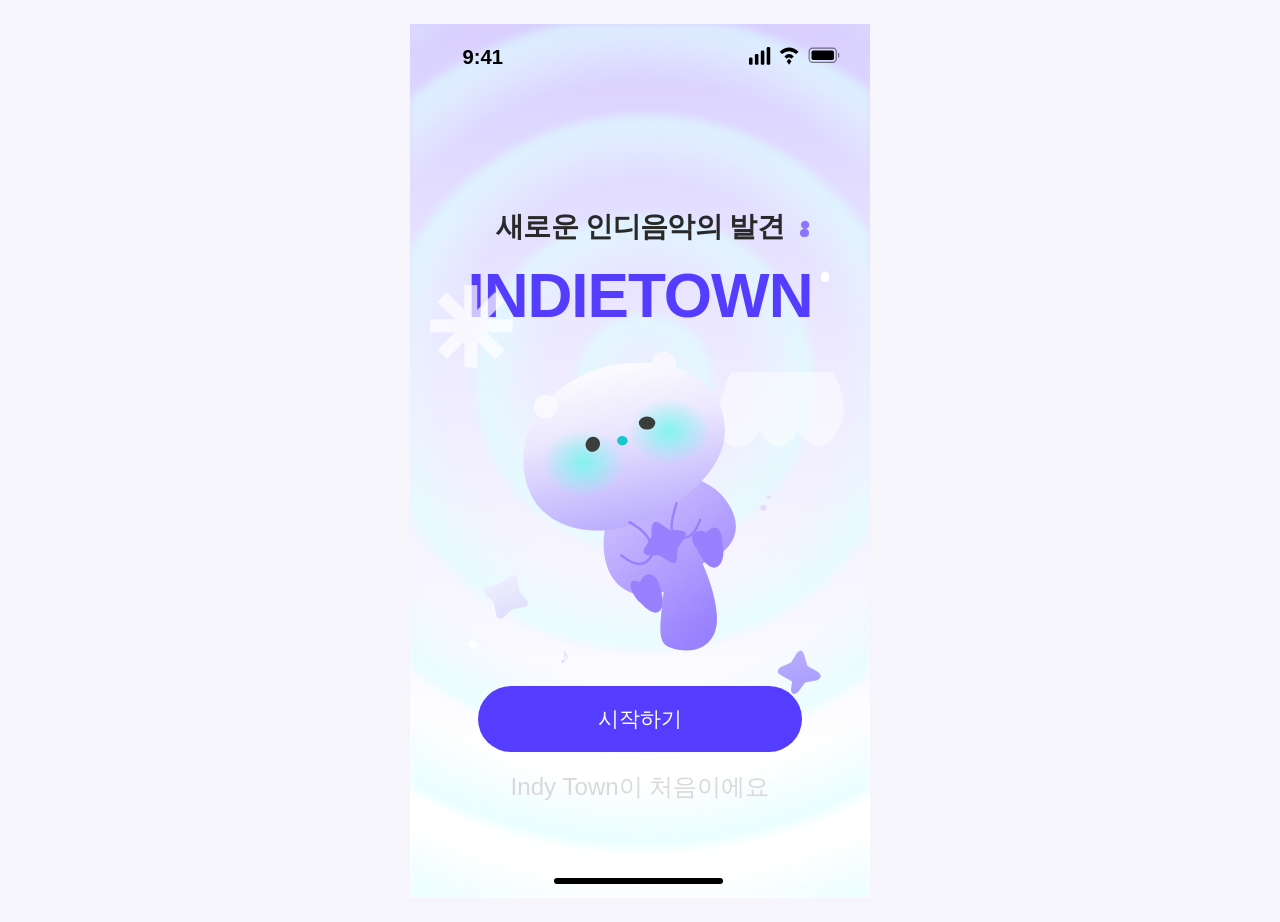
<file: index.html>
<!doctype html>
<html lang="ko">
<head>
  <meta charset="utf-8">
  <meta name="viewport" content="width=device-width, initial-scale=1, viewport-fit=cover">
  <meta name="theme-color" content="#ddd7ff">
  <title>INDIETOWN — 새로운 인디음악의 발견</title>
  <link rel="stylesheet" href="styles.css">
</head>
<body>
<main class="phone home-phone" aria-label="인디타운 시작 화면">
  <div class="rings" aria-hidden="true"></div>
  <header class="status" aria-hidden="true">
    <span>9:41</span>
    <svg width="78" height="17" viewBox="0 0 78 17" fill="currentColor"><rect x="0" y="9" width="3" height="6" rx="1"/><rect x="5" y="6" width="3" height="9" rx="1"/><rect x="10" y="3" width="3" height="12" rx="1"/><rect x="15" y="0" width="3" height="15" rx="1"/><path d="M26 4q8-7 16 0l-2 2q-6-5-12 0zm4 4q4-4 8 0l-2 2q-2-2-4 0zm2 4 2-2 2 2-2 3z"/><rect x="51" y="1" width="23" height="12" rx="3" fill="none" stroke="currentColor" stroke-opacity=".5"/><rect x="53" y="3" width="19" height="8" rx="1.5"/><path d="M76 5v4" stroke="currentColor" stroke-opacity=".5"/></svg>
  </header>
  <section class="heading">
    <h1>새로운 인디음악의 발견</h1>
    <p>INDIETOWN</p>
  </section>
  <svg class="art" viewBox="0 0 390 350" role="img" aria-label="별을 안고 떠 있는 보라색 인디타운 캐릭터">
    <defs>
      <linearGradient id="head" x1=".35" y1="0" x2=".6" y2="1"><stop stop-color="#fff"/><stop offset=".4" stop-color="#ece8ff"/><stop offset="1" stop-color="#b9aaff"/></linearGradient>
      <linearGradient id="body" x2=".6" y2="1"><stop stop-color="#d8ccff"/><stop offset="1" stop-color="#9981ff"/></linearGradient>
      <radialGradient id="blush"><stop stop-color="#79f8ee" stop-opacity=".9"/><stop offset="1" stop-color="#79f8ee" stop-opacity="0"/></radialGradient>
      <linearGradient id="star" x2="1" y2="1"><stop stop-color="#f2f3ff"/><stop offset="1" stop-color="#a89aff"/></linearGradient>
      <filter id="grain"><feTurbulence baseFrequency=".8" numOctaves="3" seed="7"/><feColorMatrix type="saturate" values="0"/><feComponentTransfer><feFuncA type="linear" slope=".1"/></feComponentTransfer><feComposite in2="SourceAlpha" operator="in"/><feBlend in="SourceGraphic" mode="soft-light"/></filter>
    </defs>
    <g opacity=".7" fill="#fff"><path d="M46 6h11v21l15-15 8 8-15 15h22v11H65l15 15-8 8-15-15v22H46V54L31 69l-8-8 15-15H17V35h21L23 20l8-8 15 15z"/><path d="M272 80q-17 39-7 56 16 18 31-6 17 26 33 0 18 26 33 0 13-19-3-50z" opacity=".7"/></g>
    <circle cx="335" cy="-45" r="3.5" fill="#8e75ff"/><circle cx="352" cy="-2" r="3.5" fill="white"/>
    <g filter="url(#grain)">
      <path d="M175 186c-16 27-14 62 4 76 12 9 24 8 36 4-2 24-7 43 5 47 21 8 43-1 40-29-1-14-7-31-12-42 24-9 35-26 24-47-8-16-23-23-35-27z" fill="url(#body)"/>
      <path d="M111 110c-21 28-19 67 1 87 19 19 53 22 82 10 35-14 73-43 73-78 0-38-35-58-69-57-34-1-65 12-87 38z" fill="url(#head)"/>
      <circle cx="115" cy="109" r="10" fill="#fbfaff"/><circle cx="215" cy="73" r="10.5" fill="#faf8ff"/>
      <ellipse cx="147" cy="157" rx="35" ry="29" fill="url(#blush)"/><ellipse cx="220" cy="130" rx="35" ry="28" fill="url(#blush)"/>
      <ellipse cx="155" cy="141" rx="6" ry="6.5" transform="rotate(30 155 141)" fill="#383d39"/><ellipse cx="201" cy="123" rx="7" ry="5.5" fill="#383d39"/><ellipse cx="180" cy="138" rx="4.5" ry="4" fill="#15c8cb"/>
      <path d="M186 207q21 11 19 28-8 15-26 0m47-44q-8 25-1 26 13 10 21-12" fill="none" stroke="#9780ff" stroke-width="2" stroke-linecap="round"/>
      <path d="M213 209c-8-7-9 4-8 10l-6 10c-4 8 7 6 12 6l10 6c7 4 5-7 6-12l6-9c4-7-7-6-12-6z" fill="#9980ff"/>
      <path d="M243 229c-10-11 2-18 8-13 10-11 14 1 14 10 4 19-10 31-22 3zM195 258c-13-6-8 10 0 17 17 19 22 3 18-9-3-17-13-19-18-8z" fill="#9980ff"/>
      <path d="m76 259 9-6q5-4 6 3l2 10 6 7q3 5-3 6l-10 2-7 7q-5 3-6-3l-2-10-7-7q-4-5 3-6zM324 342l-9-5q-6-3-1-7l9-4 5-8q4-5 6 1l3 10 9 5q5 4-1 7l-10 2-6 8q-5 4-6-2z" fill="url(#star)"/>
    </g>
    <g fill="#e4dcff"><path d="M302 185v8q-5-2-5 2c0 4 6 2 5-1v-7h4v-2zM128 365v8q-5-2-5 2c0 4 6 2 5-1v-7h4v-2z"/></g>
    <circle cx="53" cy="311" r="3.5" fill="#fff"/>
  </svg>
  <span class="dot dot-purple" aria-hidden="true"></span><span class="dot dot-white" aria-hidden="true"></span>
  <span class="music" aria-hidden="true">♪</span>
  <nav class="actions" aria-label="시작 메뉴">
    <a class="start-button" id="start" href="join.html">시작하기</a>
    <a class="new-user" href="join.html">Indy Town이 처음이에요</a>
  </nav>
  <div class="home-indicator" aria-hidden="true"></div>
</main>

</body>
</html>
</file>
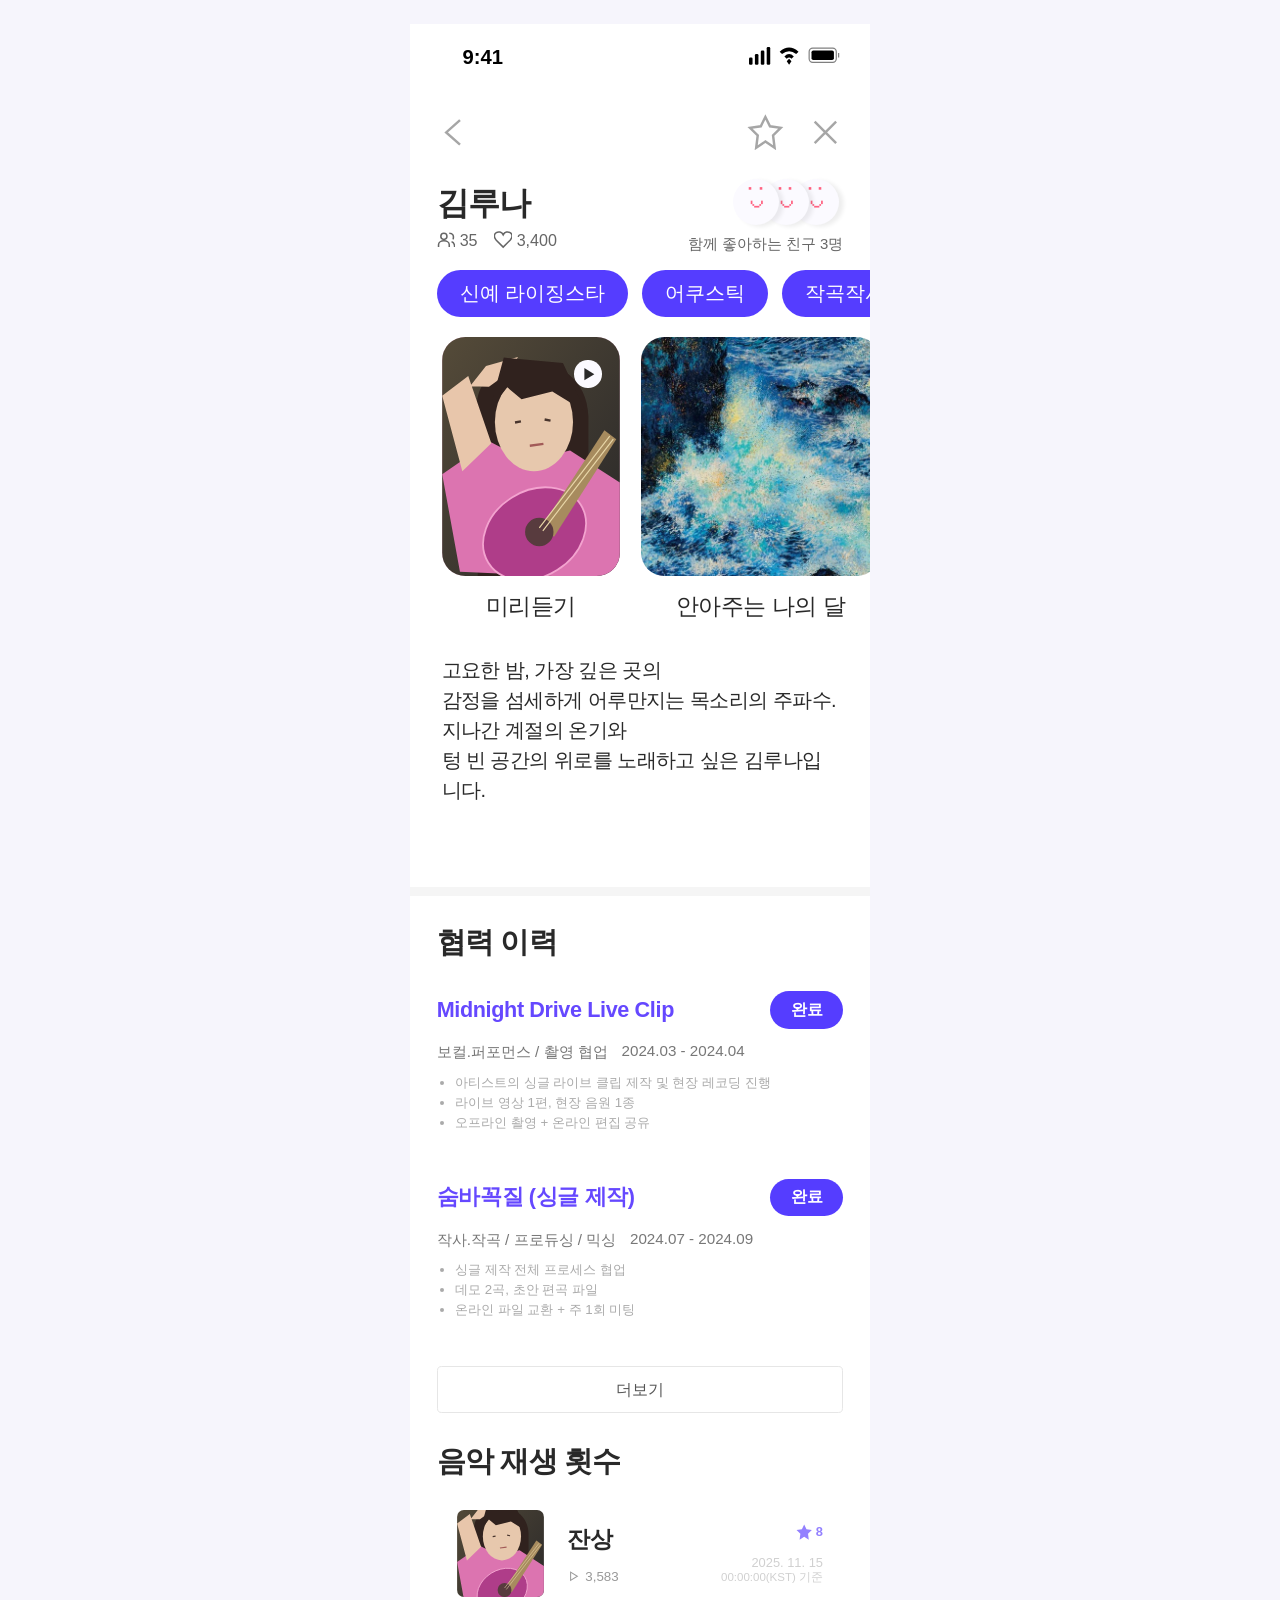
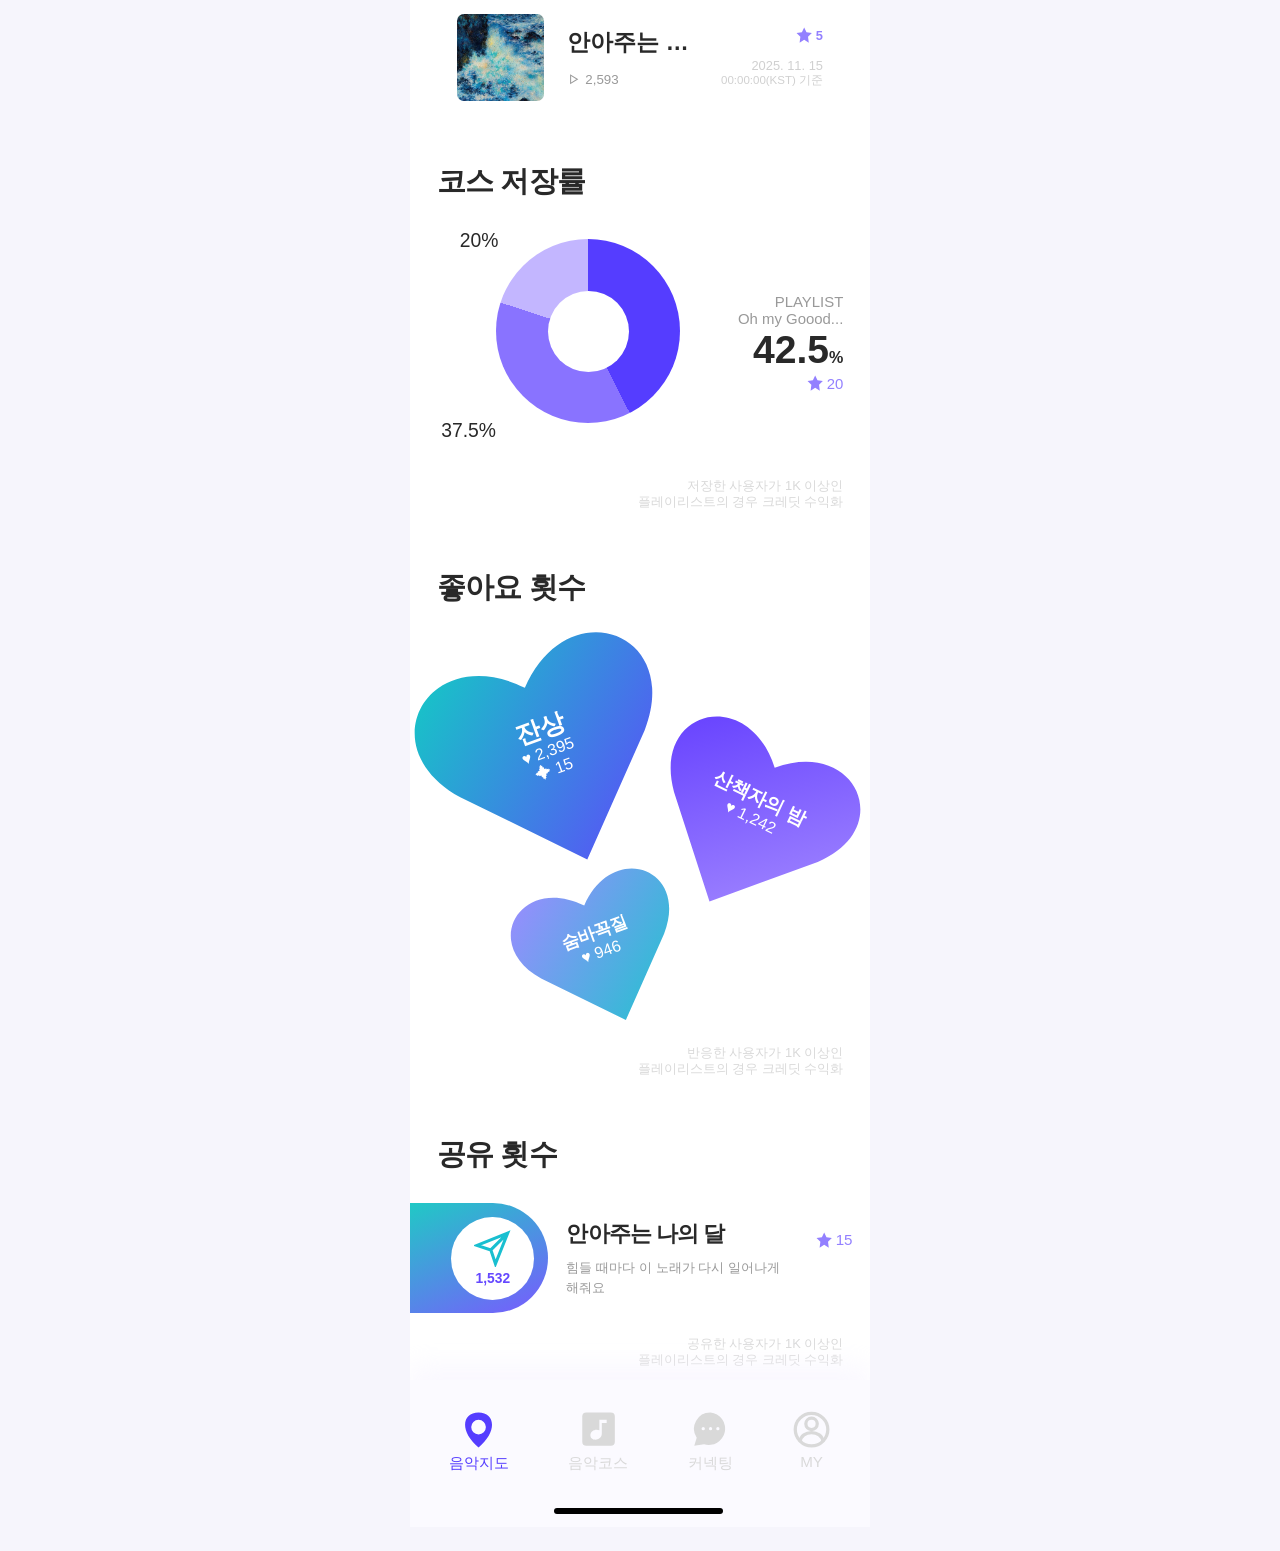
<file: artist-kimluna.html>
<!doctype html>
<html lang="ko">
<head><meta charset="utf-8"><meta name="viewport" content="width=device-width, initial-scale=1, viewport-fit=cover"><meta name="theme-color" content="#ffffff"><title>김루나 — INDIETOWN</title><link rel="stylesheet" href="styles.css?v=music-course-1"><script src="artist-kimluna.js?v=course-nav-1" defer></script></head>
<body><main class="phone profile-phone" aria-label="김루나 아티스트 프로필">
  <header class="status" aria-hidden="true">
    <span>9:41</span>
    <svg width="78" height="17" viewBox="0 0 78 17" fill="currentColor"><rect x="0" y="9" width="3" height="6" rx="1"/><rect x="5" y="6" width="3" height="9" rx="1"/><rect x="10" y="3" width="3" height="12" rx="1"/><rect x="15" y="0" width="3" height="15" rx="1"/><path d="M26 4q8-7 16 0l-2 2q-6-5-12 0zm4 4q4-4 8 0l-2 2q-2-2-4 0zm2 4 2-2 2 2-2 3z"/><rect x="51" y="1" width="23" height="12" rx="3" fill="none" stroke="currentColor" stroke-opacity=".5"/><rect x="53" y="3" width="19" height="8" rx="1.5"/><path d="M76 5v4" stroke="currentColor" stroke-opacity=".5"/></svg>
  </header>
  <div class="profile-tools"><a href="music-map.html#kimluna" aria-label="음악지도로 돌아가기"><svg class="profile-icon" viewBox="0 0 24 24" aria-hidden="true"><path d="m15 4-9 8 9 8"/></svg></a><div><button id="bookmark-artist" type="button" aria-label="김루나 즐겨찾기" aria-pressed="false"><svg class="profile-icon" viewBox="0 0 24 24" aria-hidden="true"><path d="m12 2 3 6 7 1-5 5 1 8-6-4-6 4 1-8-5-5 7-1z"/></svg></button><a href="music-map.html#kimluna" aria-label="프로필 닫기"><svg class="profile-icon" viewBox="0 0 24 24" aria-hidden="true"><path d="m5 5 14 14M19 5 5 19"/></svg></a></div></div>
  <section class="profile-intro" aria-labelledby="artist-name">
    <div class="profile-identity"><div><h1 id="artist-name">김루나</h1><div class="profile-counts"><span><svg class="profile-icon" viewBox="0 0 24 24" aria-hidden="true"><circle cx="9" cy="7" r="4"/><path d="M2 21v-3c0-7 14-7 14 0v3m0-18q7 0 5 8m-2 3q4 1 4 7"/></svg>35</span><span><svg class="profile-icon" viewBox="0 0 24 24" aria-hidden="true"><path d="M12 21 3 12C-5 3 8-3 12 5 16-3 29 3 21 12z"/></svg>3,400</span></div></div><div class="profile-friends"><div class="friend-faces" aria-hidden="true"><span>◡</span><span>◡</span><span>◡</span></div><p>함께 좋아하는 친구 3명</p></div></div>
    <ul class="profile-tags" aria-label="아티스트 키워드"><li>신예 라이징스타</li><li>어쿠스틱</li><li>작곡작사</li></ul>
    <div class="profile-media"><figure><button type="button" class="profile-preview" aria-label="김루나 미리듣기"><img src="assets/kimluna-preview.svg" alt="분홍색 의상과 기타를 표현한 미리듣기 대체 그래픽" width="300" height="410"><span><svg class="profile-icon" viewBox="0 0 24 24" aria-hidden="true"><path d="m7 4 13 8-13 8z"/></svg></span></button><figcaption>미리듣기</figcaption></figure><figure><img src="blue-album.jpg" alt="안아주는 나의 달 앨범 표지" width="652" height="488"><figcaption>안아주는 나의 달</figcaption></figure></div>
    <p class="profile-bio">고요한 밤, 가장 깊은 곳의<br>감정을 섬세하게 어루만지는 목소리의 주파수.<br>지나간 계절의 온기와<br>텅 빈 공간의 위로를 노래하고 싶은 김루나입니다.</p>
  </section>  <section class="profile-section profile-collabs" aria-labelledby="collabs-title"><h2 id="collabs-title">협력 이력</h2>
    <article class="collab"><div><h3>Midnight Drive Live Clip</h3><span class="collab-complete">완료</span></div><p>보컬.퍼포먼스 / 촬영 협업 <time>2024.03 - 2024.04</time></p><ul><li>아티스트의 싱글 라이브 클립 제작 및 현장 레코딩 진행</li><li>라이브 영상 1편, 현장 음원 1종</li><li>오프라인 촬영 + 온라인 편집 공유</li></ul></article>
    <article class="collab"><div><h3>숨바꼭질 (싱글 제작)</h3><span class="collab-complete">완료</span></div><p>작사.작곡 / 프로듀싱 / 믹싱 <time>2024.07 - 2024.09</time></p><ul><li>싱글 제작 전체 프로세스 협업</li><li>데모 2곡, 초안 편곡 파일</li><li>온라인 파일 교환 + 주 1회 미팅</li></ul></article>
    <button class="collab-more" type="button" disabled>더보기</button>
  </section>  <section class="profile-section profile-plays" aria-labelledby="plays-title"><h2 id="plays-title">음악 재생 횟수</h2>
    <article class="play-row"><img src="assets/kimluna-preview.svg" alt="잔상 미리듣기 대체 그래픽"><div><h3>잔상</h3><p><svg class="profile-icon" viewBox="0 0 24 24" aria-hidden="true"><path d="m7 4 13 8-13 8z"/></svg>3,583</p></div><div class="play-meta"><span><svg class="profile-icon" viewBox="0 0 24 24" aria-hidden="true"><path d="m12 2 3 6 7 1-5 5 1 8-6-4-6 4 1-8-5-5 7-1z"/></svg>8</span><time>2025. 11. 15</time><small>00:00:00(KST) 기준</small></div></article>
    <article class="play-row"><img src="blue-album.jpg" alt="안아주는 나의 달 앨범 표지"><div><h3>안아주는 …</h3><p><svg class="profile-icon" viewBox="0 0 24 24" aria-hidden="true"><path d="m7 4 13 8-13 8z"/></svg>2,593</p></div><div class="play-meta"><span><svg class="profile-icon" viewBox="0 0 24 24" aria-hidden="true"><path d="m12 2 3 6 7 1-5 5 1 8-6-4-6 4 1-8-5-5 7-1z"/></svg>5</span><time>2025. 11. 15</time><small>00:00:00(KST) 기준</small></div></article>
  </section>  <section class="profile-section profile-saves" aria-labelledby="saves-title"><h2 id="saves-title">코스 저장률</h2><div class="save-chart"><div class="donut-wrap"><span class="donut-top">20%</span><div class="save-donut" role="img" aria-label="코스 저장 비율: 42.5%, 37.5%, 20%"></div><span class="donut-bottom">37.5%</span></div><div class="playlist-save"><span>PLAYLIST</span><span>Oh my Goood...</span><strong>42.5<small>%</small></strong><span class="credit-count"><svg class="profile-icon" viewBox="0 0 24 24" aria-hidden="true"><path d="m12 2 3 6 7 1-5 5 1 8-6-4-6 4 1-8-5-5 7-1z"/></svg>20</span></div></div><p class="stat-footnote">저장한 사용자가 1K 이상인<br>플레이리스트의 경우 크레딧 수익화</p></section>  <section class="profile-section profile-likes" aria-labelledby="likes-title"><h2 id="likes-title">좋아요 횟수</h2><div class="heart-chart" role="img" aria-label="잔상 좋아요 2,395, 크레딧 15. 산책자의 밤 좋아요 1,242. 숨바꼭질 좋아요 946."><div class="like-heart heart-main"><svg viewBox="0 0 200 200" aria-hidden="true"><defs><linearGradient id="heart-main" x2="1" y2="1"><stop stop-color="#14c9c5"/><stop offset="1" stop-color="#6340ff"/></linearGradient></defs><path d="M100 185 21 103C-35 39 41-24 100 38 159-24 235 39 179 103z" fill="url(#heart-main)"/></svg><div><strong>잔상</strong><span>♥ 2,395</span><span>✦ 15</span></div></div><div class="like-heart heart-night"><svg viewBox="0 0 200 200" aria-hidden="true"><defs><linearGradient id="heart-night" x2="1" y2="1"><stop stop-color="#6540ff"/><stop offset="1" stop-color="#a88fff"/></linearGradient></defs><path d="M100 185 21 103C-35 39 41-24 100 38 159-24 235 39 179 103z" fill="url(#heart-night)"/></svg><div><strong>산책자의 밤</strong><span>♥ 1,242</span></div></div><div class="like-heart heart-hide"><svg viewBox="0 0 200 200" aria-hidden="true"><defs><linearGradient id="heart-hide" x2="1" y2="1"><stop stop-color="#9a8cff"/><stop offset="1" stop-color="#19c7cb"/></linearGradient></defs><path d="M100 185 21 103C-35 39 41-24 100 38 159-24 235 39 179 103z" fill="url(#heart-hide)"/></svg><div><strong>숨바꼭질</strong><span>♥ 946</span></div></div></div><p class="stat-footnote">반응한 사용자가 1K 이상인<br>플레이리스트의 경우 크레딧 수익화</p></section>  <section class="profile-section profile-shares" aria-labelledby="shares-title"><h2 id="shares-title">공유 횟수</h2><div class="share-row"><div class="share-art"><div><svg class="profile-icon" viewBox="0 0 24 24" aria-hidden="true"><path d="m2 10 20-8-8 20-3-9-9-3zm9 3L22 2"/></svg><strong>1,532</strong></div></div><div><h3>안아주는 나의 달</h3><p>힘들 때마다 이 노래가 다시 일어나게 해줘요</p></div><span class="credit-count"><svg class="profile-icon" viewBox="0 0 24 24" aria-hidden="true"><path d="m12 2 3 6 7 1-5 5 1 8-6-4-6 4 1-8-5-5 7-1z"/></svg>15</span></div><p class="stat-footnote">공유한 사용자가 1K 이상인<br>플레이리스트의 경우 크레딧 수익화</p></section><div class="profile-dock">  <nav class="map-bottom" aria-label="주 메뉴">
    <a href="music-map.html" aria-current="page"><svg viewBox="0 0 48 48" fill="currentColor" aria-hidden="true"><path d="M24 3C4 3 0 26 24 46 48 26 44 3 24 3m0 9a9 9 0 1 1 0 18 9 9 0 0 1 0-18" fill-rule="evenodd"/></svg><span>음악지도</span></a>
    <a href="music-course.html?v=playlist-detail-1"><svg viewBox="0 0 48 48" fill="currentColor" aria-hidden="true"><rect x="4" y="3" width="40" height="41" rx="5"/><path d="M25 12h9v4h-6v13c0 9-14 10-14 2 0-5 6-8 11-6z" fill="#fbfaff"/></svg><span>음악코스</span></a>
    <button type="button" disabled><svg viewBox="0 0 48 48" fill="currentColor" aria-hidden="true"><path d="M24 3a20 20 0 0 0-17 31L4 44l12-2A20 20 0 1 0 24 3"/><g fill="#fbfaff"><circle cx="15" cy="23" r="2"/><circle cx="24" cy="23" r="2"/><circle cx="33" cy="23" r="2"/></g></svg><span>커넥팅</span></button>
    <button type="button" disabled><svg viewBox="0 0 48 48" fill="none" stroke="currentColor" stroke-width="4" aria-hidden="true"><circle cx="24" cy="24" r="20"/><circle cx="24" cy="17" r="7"/><path d="M10 39c1-15 27-15 28 0"/></svg><span>MY</span></button>
  </nav>
  <div class="home-indicator" aria-hidden="true"></div>
</div>
<dialog id="preview-notice" aria-labelledby="preview-title"><h2 id="preview-title">미리듣기</h2><p>음원 파일은 아직 연결되지 않았습니다.</p><form method="dialog"><button>닫기</button></form></dialog>
</main></body></html>
</file>
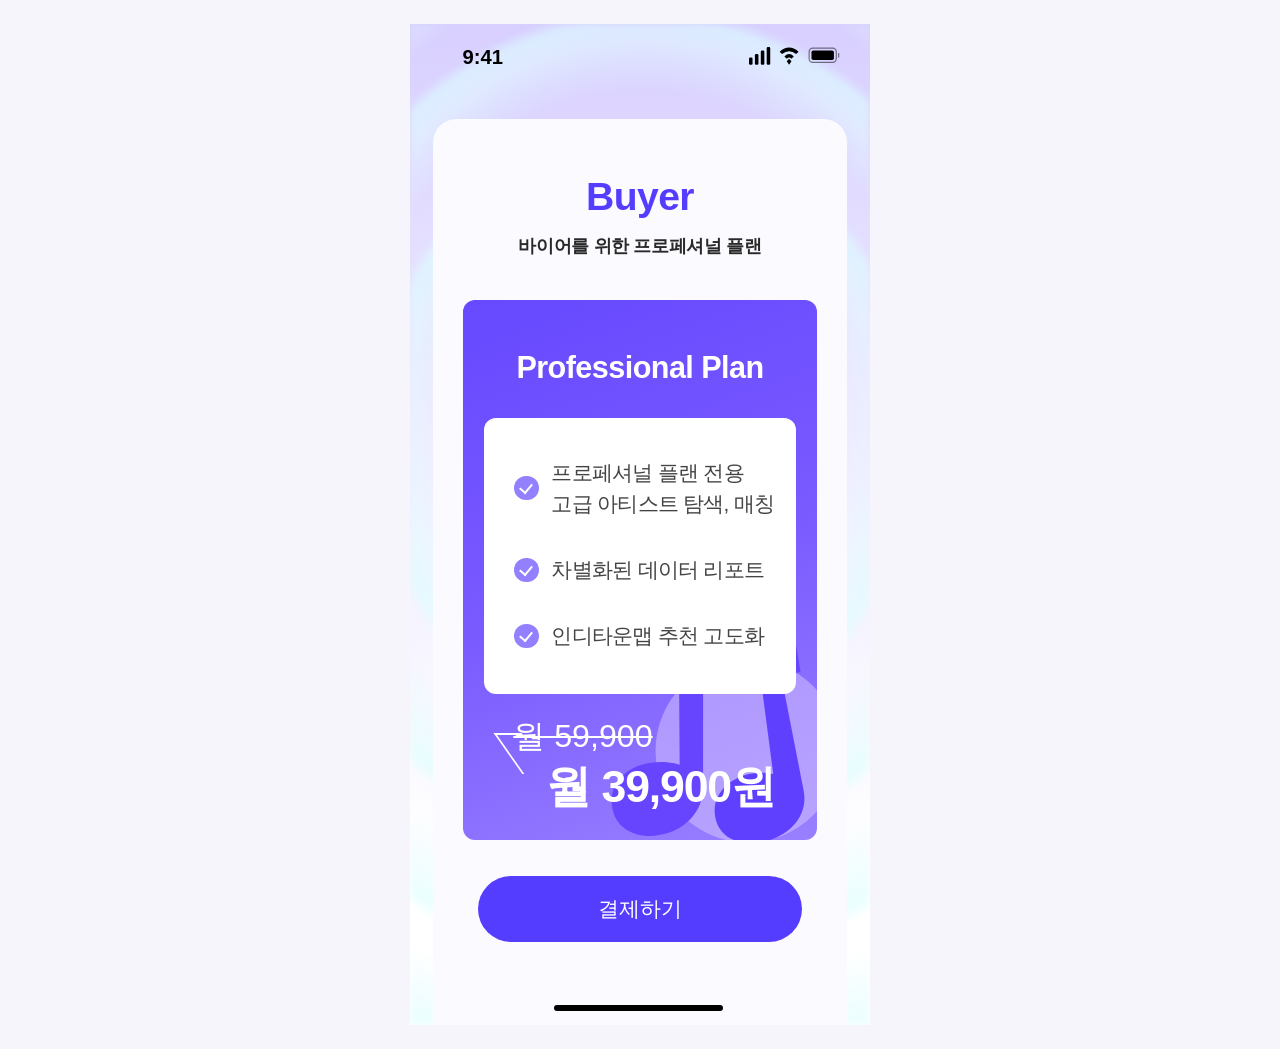
<file: buyer-plan.html>
<!doctype html>
<html lang="ko">
<head>
  <meta charset="utf-8">
  <meta name="viewport" content="width=device-width, initial-scale=1, viewport-fit=cover">
  <meta name="theme-color" content="#ddd7ff">
  <title>INDIETOWN — Buyer Professional Plan</title>
  <link rel="stylesheet" href="styles.css">
</head>
<body>
<main class="phone plan-phone" aria-label="Buyer 프로페셔널 플랜">
  <div class="rings" aria-hidden="true"></div>
  <header class="status" aria-hidden="true">
    <span>9:41</span>
    <svg width="78" height="17" viewBox="0 0 78 17" fill="currentColor"><rect x="0" y="9" width="3" height="6" rx="1"/><rect x="5" y="6" width="3" height="9" rx="1"/><rect x="10" y="3" width="3" height="12" rx="1"/><rect x="15" y="0" width="3" height="15" rx="1"/><path d="M26 4q8-7 16 0l-2 2q-6-5-12 0zm4 4q4-4 8 0l-2 2q-2-2-4 0zm2 4 2-2 2 2-2 3z"/><rect x="51" y="1" width="23" height="12" rx="3" fill="none" stroke="currentColor" stroke-opacity=".5"/><rect x="53" y="3" width="19" height="8" rx="1.5"/><path d="M76 5v4" stroke="currentColor" stroke-opacity=".5"/></svg>
  </header>
  <section class="plan-panel" aria-labelledby="plan-title">
    <h1 id="plan-title">Buyer</h1>
    <p class="plan-subtitle">바이어를 위한 프로페셔널 플랜</p>
    <div class="professional-plan">
      <svg class="plan-decoration" viewBox="0 0 455 692" aria-hidden="true"><circle cx="365" cy="578" r="118" fill="#d9c8ff" opacity=".5"/><path d="m277 462 149-28 7 43-125 23v125c0 70-110 86-117 23-5-40 41-65 87-52z" fill="#6745ff"/><path d="m382 486 26-5 29 148c13 67-100 94-113 36-9-38 34-66 74-57z" fill="#6040ff"/></svg>
      <h2>Professional Plan</h2>
      <ul class="plan-benefits">
        <li><span class="benefit-check" aria-hidden="true"></span><span>프로페셔널 플랜 전용<br>고급 아티스트 탐색, 매칭</span></li>
        <li><span class="benefit-check" aria-hidden="true"></span><span>차별화된 데이터 리포트</span></li>
        <li><span class="benefit-check" aria-hidden="true"></span><span>인디타운맵 추천 고도화</span></li>
      </ul>
      <div class="plan-price"><del>월 59,900</del><strong>월 39,900원</strong></div>
    </div>
    <a class="payment-button" id="payment" href="music-map.html">결제하기</a>
  </section>
  <div class="home-indicator" aria-hidden="true"></div>
</main>

</body>
</html>
</file>
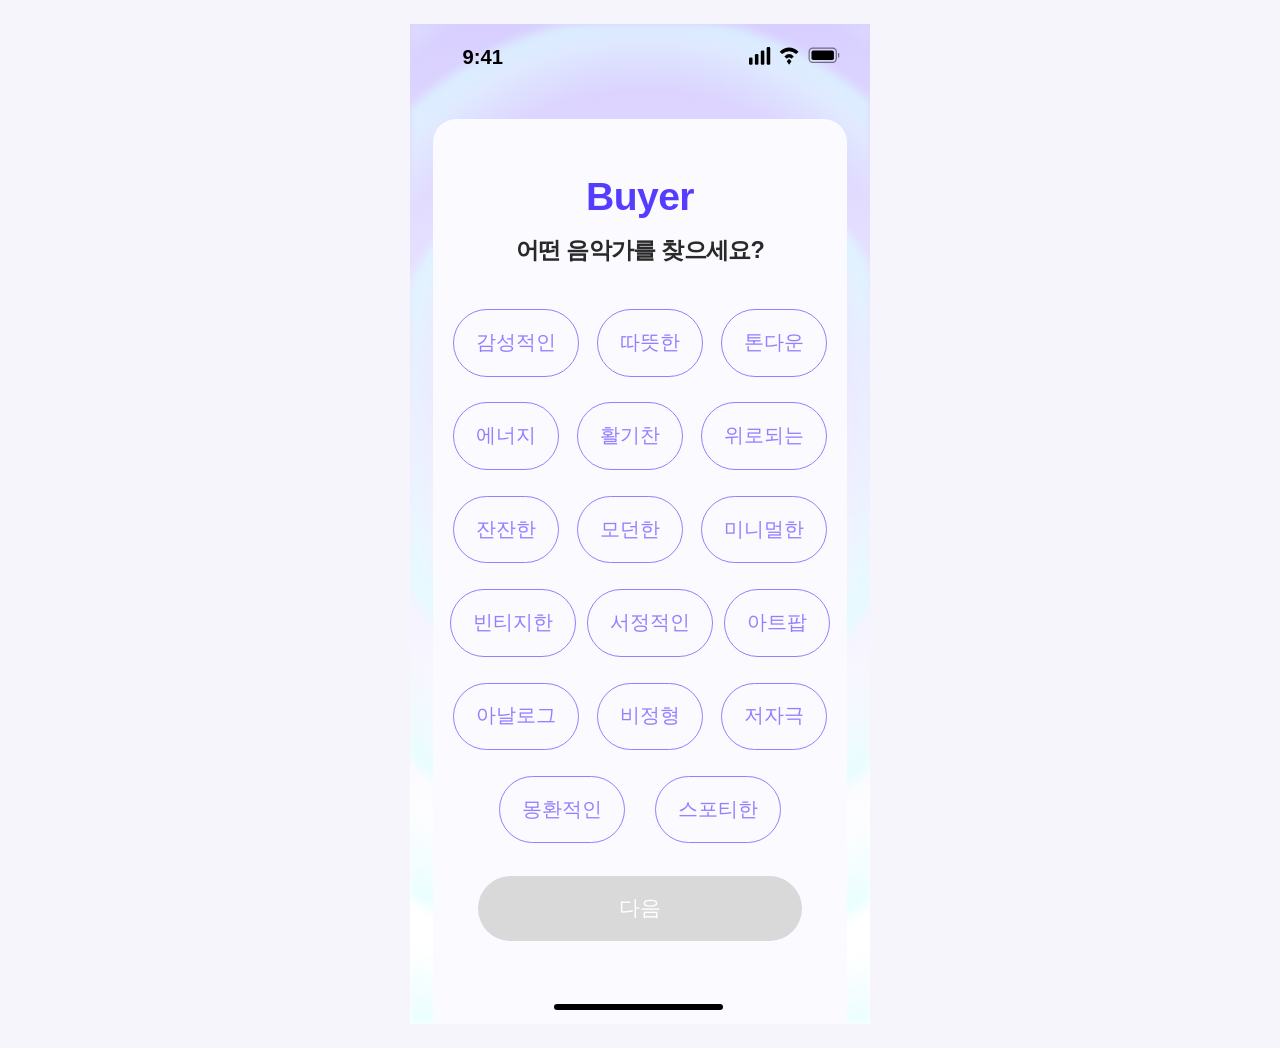
<file: buyer.html>
<!doctype html>
<html lang="ko">
<head>
  <meta charset="utf-8">
  <meta name="viewport" content="width=device-width, initial-scale=1, viewport-fit=cover">
  <meta name="theme-color" content="#ddd7ff">
  <title>INDIETOWN — Buyer 취향 선택</title>
  <link rel="stylesheet" href="styles.css">
</head>
<body>
<main class="phone preferences-phone" aria-label="Buyer 취향 선택">
  <div class="rings" aria-hidden="true"></div>
  <header class="status" aria-hidden="true">
    <span>9:41</span>
    <svg width="78" height="17" viewBox="0 0 78 17" fill="currentColor"><rect x="0" y="9" width="3" height="6" rx="1"/><rect x="5" y="6" width="3" height="9" rx="1"/><rect x="10" y="3" width="3" height="12" rx="1"/><rect x="15" y="0" width="3" height="15" rx="1"/><path d="M26 4q8-7 16 0l-2 2q-6-5-12 0zm4 4q4-4 8 0l-2 2q-2-2-4 0zm2 4 2-2 2 2-2 3z"/><rect x="51" y="1" width="23" height="12" rx="3" fill="none" stroke="currentColor" stroke-opacity=".5"/><rect x="53" y="3" width="19" height="8" rx="1.5"/><path d="M76 5v4" stroke="currentColor" stroke-opacity=".5"/></svg>
  </header>
  <section class="preferences-panel" aria-labelledby="preferences-title">
    <h1 id="preferences-title">Buyer</h1>
    <p class="preferences-question">어떤 음악가를 찾으세요?</p>
    <div class="keywords" role="group" aria-label="음악 취향 키워드, 여러 개 선택 가능">
      <div class="keyword-row"><button class="keyword" type="button" aria-pressed="false">감성적인</button><button class="keyword" type="button" aria-pressed="false">따뜻한</button><button class="keyword" type="button" aria-pressed="false">톤다운</button></div>
      <div class="keyword-row"><button class="keyword" type="button" aria-pressed="false">에너지</button><button class="keyword" type="button" aria-pressed="false">활기찬</button><button class="keyword" type="button" aria-pressed="false">위로되는</button></div>
      <div class="keyword-row"><button class="keyword" type="button" aria-pressed="false">잔잔한</button><button class="keyword" type="button" aria-pressed="false">모던한</button><button class="keyword" type="button" aria-pressed="false">미니멀한</button></div>
      <div class="keyword-row"><button class="keyword" type="button" aria-pressed="false">빈티지한</button><button class="keyword" type="button" aria-pressed="false">서정적인</button><button class="keyword" type="button" aria-pressed="false">아트팝</button></div>
      <div class="keyword-row"><button class="keyword" type="button" aria-pressed="false">아날로그</button><button class="keyword" type="button" aria-pressed="false">비정형</button><button class="keyword" type="button" aria-pressed="false">저자극</button></div>
      <div class="keyword-row"><button class="keyword" type="button" aria-pressed="false">몽환적인</button><button class="keyword" type="button" aria-pressed="false">스포티한</button></div>
    </div>
    <button class="preferences-next" type="button" disabled data-next="buyer-plan.html">다음</button>
  </section>
  <div class="home-indicator" aria-hidden="true"></div>
</main>
<script src="preferences.js" defer></script>
</body>
</html>
</file>
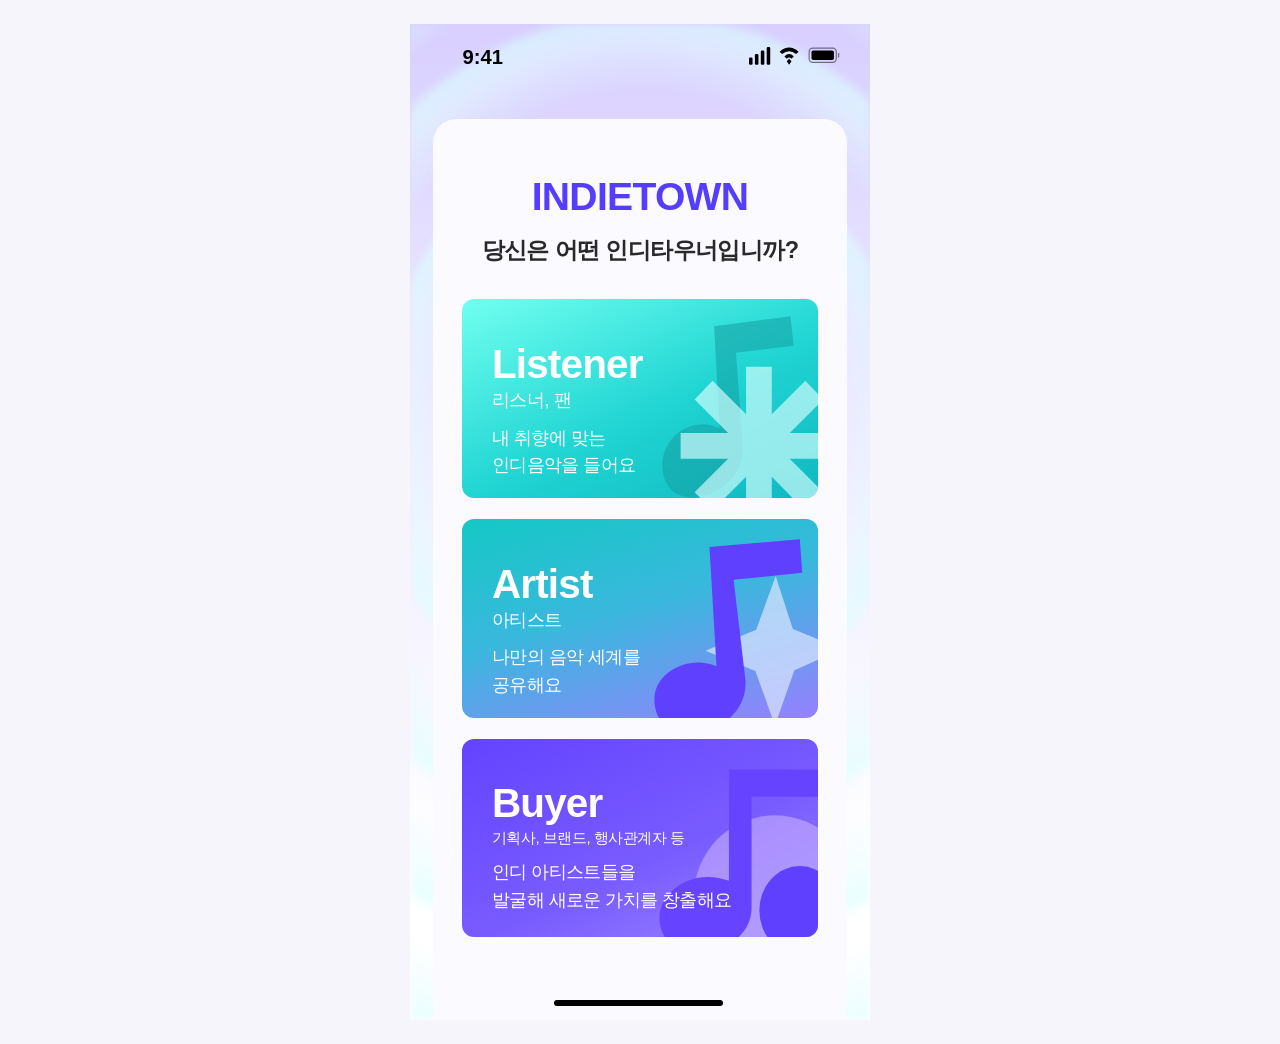
<file: join.html>
<!doctype html>
<html lang="ko">
<head>
  <meta charset="utf-8">
  <meta name="viewport" content="width=device-width, initial-scale=1, viewport-fit=cover">
  <meta name="theme-color" content="#ddd7ff">
  <title>INDIETOWN — 어떤 인디타우너인가요?</title>
  <link rel="stylesheet" href="styles.css">
</head>
<body>
<main class="phone join-phone" aria-label="인디타운 역할 안내">
  <div class="rings" aria-hidden="true"></div>
  <header class="status" aria-hidden="true">
    <span>9:41</span>
    <svg width="78" height="17" viewBox="0 0 78 17" fill="currentColor"><rect x="0" y="9" width="3" height="6" rx="1"/><rect x="5" y="6" width="3" height="9" rx="1"/><rect x="10" y="3" width="3" height="12" rx="1"/><rect x="15" y="0" width="3" height="15" rx="1"/><path d="M26 4q8-7 16 0l-2 2q-6-5-12 0zm4 4q4-4 8 0l-2 2q-2-2-4 0zm2 4 2-2 2 2-2 3z"/><rect x="51" y="1" width="23" height="12" rx="3" fill="none" stroke="currentColor" stroke-opacity=".5"/><rect x="53" y="3" width="19" height="8" rx="1.5"/><path d="M76 5v4" stroke="currentColor" stroke-opacity=".5"/></svg>
  </header>
  <section class="join-panel" aria-labelledby="join-title">
    <h1 id="join-title">INDIETOWN</h1>
    <p class="join-question">당신은 어떤 인디타우너입니까?</p>
    <div class="role-list">
      <a class="role-card listener" href="listener.html">
        <div class="role-copy"><h2>Listener</h2><p class="role-label">리스너, 팬</p><p class="role-description">내 취향에 맞는<br>인디음악을 들어요</p></div>
        <svg class="role-art" viewBox="0 0 455 255" aria-hidden="true"><path d="M322 35 420 22l4 38-74 9 9 120c3 64-96 93-103 31-5-41 37-72 73-54z" fill="#149fa5" opacity=".55"/><path d="M363 87h33v61l43-43 23 24-43 43h61v33h-61l43 43-24 23-42-43v61h-33v-61l-43 43-23-23 43-43h-61v-33h61l-43-43 23-24 43 43z" fill="#d8ffff" opacity=".66"/></svg>
      </a>
      <article class="role-card artist">
        <div class="role-copy"><h2>Artist</h2><p class="role-label">아티스트</p><p class="role-description">나만의 음악 세계를<br>공유해요</p></div>
        <svg class="role-art" viewBox="0 0 455 255" aria-hidden="true"><path d="m401 73 22 68 63 26-61 27-25 71-25-70-64-26 65-27z" fill="#dce9ff" opacity=".7"/><path d="m316 36 116-10 3 43-88 9 15 127c7 70-106 99-116 35-7-42 43-67 79-51z" fill="#6040ff"/></svg>
      </article>
      <a class="role-card buyer" href="buyer.html">
        <div class="role-copy"><h2>Buyer</h2><p class="role-label">기획사, 브랜드, 행사관계자 등</p><p class="role-description">인디 아티스트들을<br>발굴해 새로운 가치를 창출해요</p></div>
        <svg class="role-art" viewBox="0 0 455 255" aria-hidden="true"><circle cx="400" cy="202" r="104" fill="#c3adff" opacity=".62"/><path d="M341 39h124v35h-95v143c0 63-112 81-118 17-3-40 45-69 89-52z" fill="#6543ff"/><ellipse cx="432" cy="220" rx="52" ry="57" fill="#6040ff"/></svg>
      </a>
    </div>
  </section>
  <div class="home-indicator" aria-hidden="true"></div>
</main>

</body>
</html>
</file>
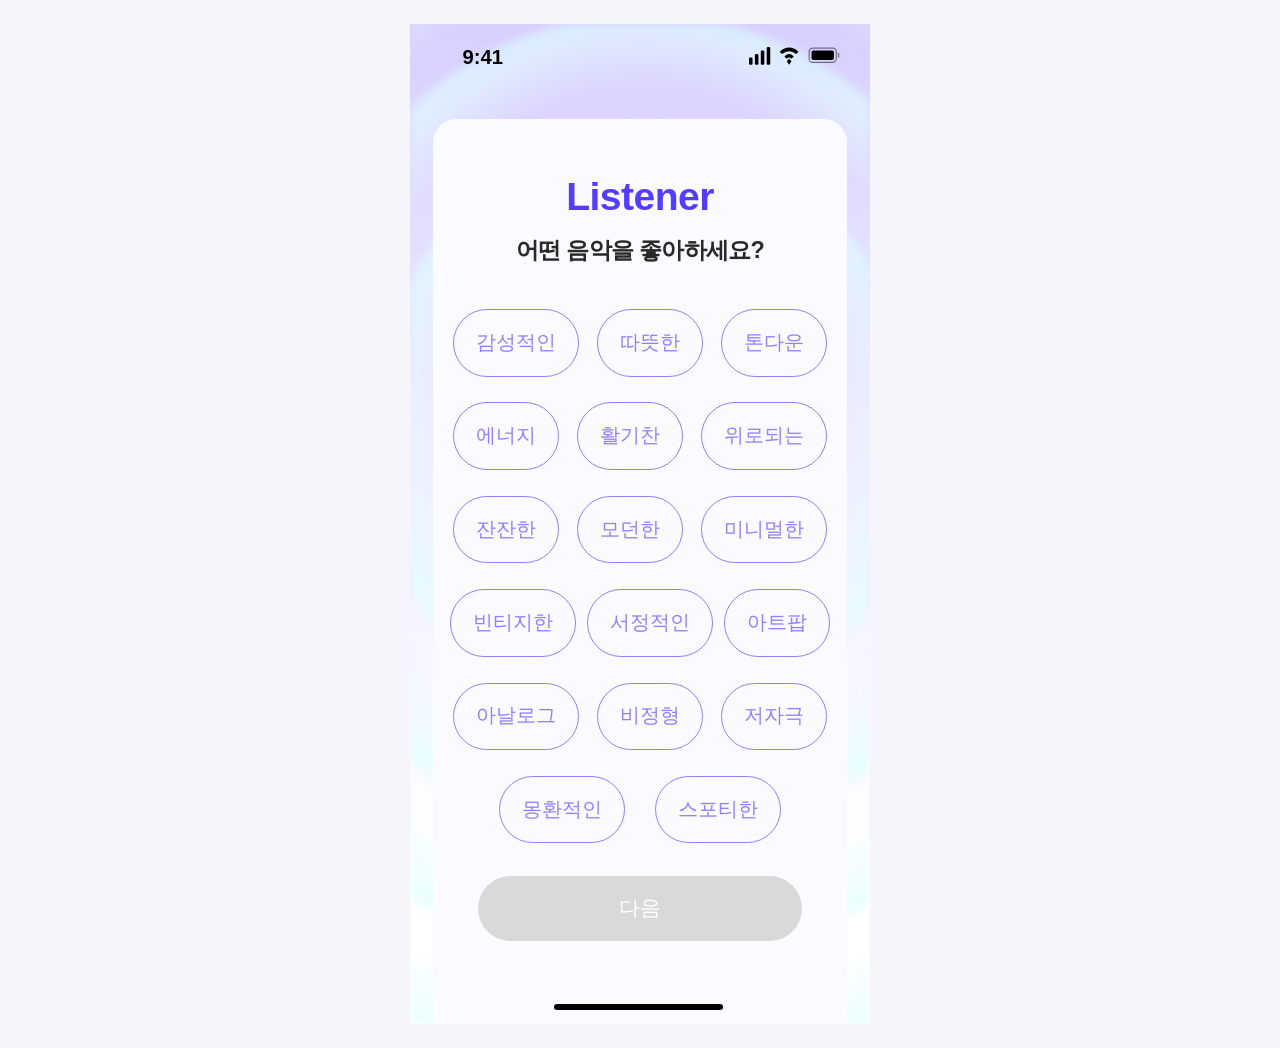
<file: listener.html>
<!doctype html>
<html lang="ko">
<head>
  <meta charset="utf-8">
  <meta name="viewport" content="width=device-width, initial-scale=1, viewport-fit=cover">
  <meta name="theme-color" content="#ddd7ff">
  <title>INDIETOWN — Listener 취향 선택</title>
  <link rel="stylesheet" href="styles.css">
</head>
<body>
<main class="phone preferences-phone" aria-label="Listener 취향 선택">
  <div class="rings" aria-hidden="true"></div>
  <header class="status" aria-hidden="true">
    <span>9:41</span>
    <svg width="78" height="17" viewBox="0 0 78 17" fill="currentColor"><rect x="0" y="9" width="3" height="6" rx="1"/><rect x="5" y="6" width="3" height="9" rx="1"/><rect x="10" y="3" width="3" height="12" rx="1"/><rect x="15" y="0" width="3" height="15" rx="1"/><path d="M26 4q8-7 16 0l-2 2q-6-5-12 0zm4 4q4-4 8 0l-2 2q-2-2-4 0zm2 4 2-2 2 2-2 3z"/><rect x="51" y="1" width="23" height="12" rx="3" fill="none" stroke="currentColor" stroke-opacity=".5"/><rect x="53" y="3" width="19" height="8" rx="1.5"/><path d="M76 5v4" stroke="currentColor" stroke-opacity=".5"/></svg>
  </header>
  <section class="preferences-panel" aria-labelledby="preferences-title">
    <h1 id="preferences-title">Listener</h1>
    <p class="preferences-question">어떤 음악을 좋아하세요?</p>
    <div class="keywords" role="group" aria-label="음악 취향 키워드, 여러 개 선택 가능">
      <div class="keyword-row"><button class="keyword" type="button" aria-pressed="false">감성적인</button><button class="keyword" type="button" aria-pressed="false">따뜻한</button><button class="keyword" type="button" aria-pressed="false">톤다운</button></div>
      <div class="keyword-row"><button class="keyword" type="button" aria-pressed="false">에너지</button><button class="keyword" type="button" aria-pressed="false">활기찬</button><button class="keyword" type="button" aria-pressed="false">위로되는</button></div>
      <div class="keyword-row"><button class="keyword" type="button" aria-pressed="false">잔잔한</button><button class="keyword" type="button" aria-pressed="false">모던한</button><button class="keyword" type="button" aria-pressed="false">미니멀한</button></div>
      <div class="keyword-row"><button class="keyword" type="button" aria-pressed="false">빈티지한</button><button class="keyword" type="button" aria-pressed="false">서정적인</button><button class="keyword" type="button" aria-pressed="false">아트팝</button></div>
      <div class="keyword-row"><button class="keyword" type="button" aria-pressed="false">아날로그</button><button class="keyword" type="button" aria-pressed="false">비정형</button><button class="keyword" type="button" aria-pressed="false">저자극</button></div>
      <div class="keyword-row"><button class="keyword" type="button" aria-pressed="false">몽환적인</button><button class="keyword" type="button" aria-pressed="false">스포티한</button></div>
    </div>
    <button class="preferences-next" type="button" disabled title="다음 화면은 아직 준비 중입니다">다음</button>
  </section>
  <div class="home-indicator" aria-hidden="true"></div>
</main>
<script src="preferences.js" defer></script>
</body>
</html>
</file>
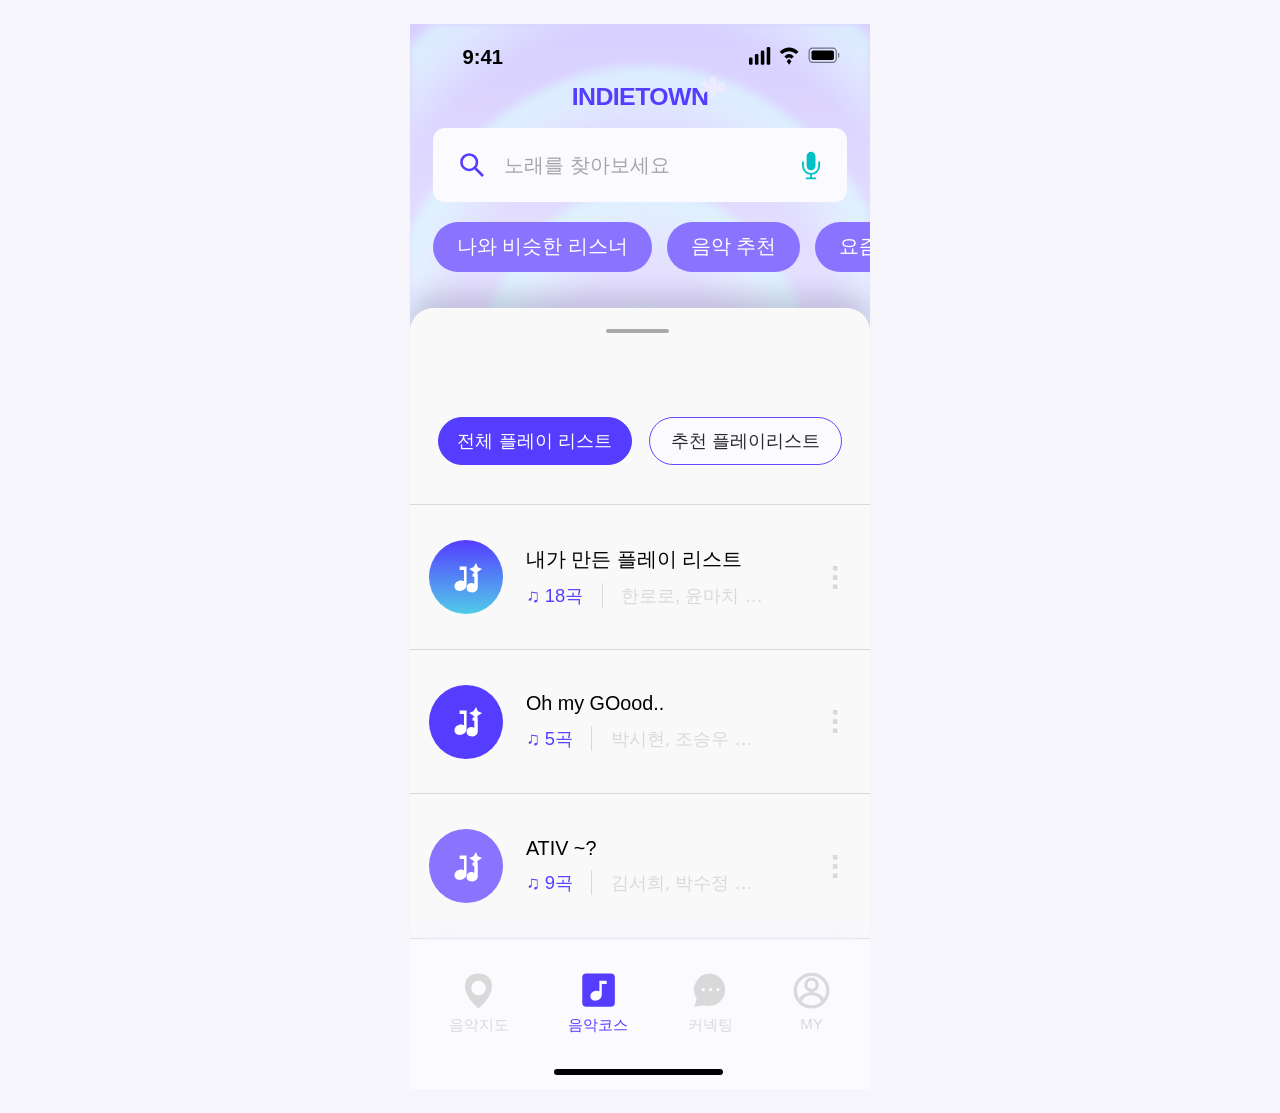
<file: music-course.html>
<!doctype html>
<html lang="ko">
<head>
  <meta charset="utf-8">
  <meta name="viewport" content="width=device-width, initial-scale=1, viewport-fit=cover">
  <meta name="theme-color" content="#ddd7ff">
  <title>INDIETOWN — 음악코스</title>
  <link rel="stylesheet" href="styles.css?v=playlist-detail-1">
  <script src="music-course.js" defer></script>
</head>
<body>
<main class="phone map-phone course-phone" aria-label="인디타운 음악코스">
  <div class="rings" aria-hidden="true"></div>
  <header class="status" aria-hidden="true">
    <span>9:41</span>
    <svg width="78" height="17" viewBox="0 0 78 17" fill="currentColor"><rect x="0" y="9" width="3" height="6" rx="1"/><rect x="5" y="6" width="3" height="9" rx="1"/><rect x="10" y="3" width="3" height="12" rx="1"/><rect x="15" y="0" width="3" height="15" rx="1"/><path d="M26 4q8-7 16 0l-2 2q-6-5-12 0zm4 4q4-4 8 0l-2 2q-2-2-4 0zm2 4 2-2 2 2-2 3z"/><rect x="51" y="1" width="23" height="12" rx="3" fill="none" stroke="currentColor" stroke-opacity=".5"/><rect x="53" y="3" width="19" height="8" rx="1.5"/><path d="M76 5v4" stroke="currentColor" stroke-opacity=".5"/></svg>
  </header>
  <h1 class="map-brand">INDIETOWN<span aria-hidden="true">✱</span></h1>
  <form class="map-search" role="search">
    <button type="submit" aria-label="노래 검색"><svg viewBox="0 0 32 32" fill="none" aria-hidden="true"><circle cx="13" cy="13" r="9" stroke="currentColor" stroke-width="3"/><path d="m20 20 9 9" stroke="currentColor" stroke-width="3"/></svg></button>
    <input type="search" aria-label="노래 또는 아티스트 검색" placeholder="노래를 찾아보세요" autocomplete="off">
    <span class="map-microphone" aria-hidden="true"><svg viewBox="0 0 30 40" fill="none"><rect x="9" y="2" width="12" height="25" rx="6" fill="currentColor"/><path d="M4 15v6a11 11 0 0 0 22 0v-6M15 32v6m-7 0h14" stroke="currentColor" stroke-width="2.5"/></svg></span>
  </form>
  <nav class="map-filters" aria-label="음악지도 추천 필터">
    <button type="button" aria-pressed="true">나와 비슷한 리스너</button><button type="button" aria-pressed="false">음악 추천</button><button type="button" aria-pressed="false">요즘 뜨는 음악</button>
  </nav>
  <section class="course-sheet" aria-label="플레이리스트 목록">
    <span class="course-handle" aria-hidden="true"></span>
    <div class="course-tabs" role="tablist" aria-label="플레이리스트 분류"><button type="button" role="tab" aria-selected="true" aria-controls="course-list" id="all-courses">전체 플레이 리스트</button><button type="button" role="tab" aria-selected="false" aria-controls="course-list" id="recommended-courses" tabindex="-1">추천 플레이리스트</button></div>
    <div id="course-list" role="tabpanel" aria-labelledby="all-courses">
    <article class="course-row" data-recommended="false"><span class="course-cover course-cover-0" aria-hidden="true"><svg viewBox="0 0 48 48" aria-hidden="true"><path d="M17 11h8v21c0 9-14 10-14 2 0-5 6-8 11-6V15h-5zm15 8h6v16c0 8-13 8-13 1 0-5 5-7 9-5V23h-2z" fill="currentColor"/><path d="m36 7 2 5 5 2-5 3-2 5-3-5-5-3 5-2z" fill="currentColor"/></svg></span><div class="course-copy"><h2>내가 만든 플레이 리스트</h2><p><span class="course-count">♫ 18곡</span><span class="course-artists">한로로, 윤마치 …</span></p></div><button class="course-menu" type="button" aria-label="내가 만든 플레이 리스트 옵션"><span aria-hidden="true">⋮</span></button><a class="my-playlist-link" href="my-playlist.html?v=playlist-motion-1" aria-label="내가 만든 플레이 리스트 열기"></a></article>
    <article class="course-row" data-recommended="true"><span class="course-cover course-cover-1" aria-hidden="true"><svg viewBox="0 0 48 48" aria-hidden="true"><path d="M17 11h8v21c0 9-14 10-14 2 0-5 6-8 11-6V15h-5zm15 8h6v16c0 8-13 8-13 1 0-5 5-7 9-5V23h-2z" fill="currentColor"/><path d="m36 7 2 5 5 2-5 3-2 5-3-5-5-3 5-2z" fill="currentColor"/></svg></span><div class="course-copy"><h2>Oh my GOood..</h2><p><span class="course-count">♫ 5곡</span><span class="course-artists">박시현, 조승우 …</span></p></div><button class="course-menu" type="button" aria-label="Oh my GOood.. 옵션"><span aria-hidden="true">⋮</span></button></article>
    <article class="course-row" data-recommended="true"><span class="course-cover course-cover-2" aria-hidden="true"><svg viewBox="0 0 48 48" aria-hidden="true"><path d="M17 11h8v21c0 9-14 10-14 2 0-5 6-8 11-6V15h-5zm15 8h6v16c0 8-13 8-13 1 0-5 5-7 9-5V23h-2z" fill="currentColor"/><path d="m36 7 2 5 5 2-5 3-2 5-3-5-5-3 5-2z" fill="currentColor"/></svg></span><div class="course-copy"><h2>ATIV ~?</h2><p><span class="course-count">♫ 9곡</span><span class="course-artists">김서희, 박수정 …</span></p></div><button class="course-menu" type="button" aria-label="ATIV ~? 옵션"><span aria-hidden="true">⋮</span></button></article>
    <p class="course-empty" hidden>검색 결과가 없습니다.</p>
    </div>
  </section>
<div class="profile-dock">  <nav class="map-bottom" aria-label="주 메뉴">
    <a href="music-map.html"><svg viewBox="0 0 48 48" fill="currentColor" aria-hidden="true"><path d="M24 3C4 3 0 26 24 46 48 26 44 3 24 3m0 9a9 9 0 1 1 0 18 9 9 0 0 1 0-18" fill-rule="evenodd"/></svg><span>음악지도</span></a>
    <a href="music-course.html?v=playlist-detail-1" aria-current="page"><svg viewBox="0 0 48 48" fill="currentColor" aria-hidden="true"><rect x="4" y="3" width="40" height="41" rx="5"/><path d="M25 12h9v4h-6v13c0 9-14 10-14 2 0-5 6-8 11-6z" fill="#fbfaff"/></svg><span>음악코스</span></a>
    <button type="button" disabled><svg viewBox="0 0 48 48" fill="currentColor" aria-hidden="true"><path d="M24 3a20 20 0 0 0-17 31L4 44l12-2A20 20 0 1 0 24 3"/><g fill="#fbfaff"><circle cx="15" cy="23" r="2"/><circle cx="24" cy="23" r="2"/><circle cx="33" cy="23" r="2"/></g></svg><span>커넥팅</span></button>
    <button type="button" disabled><svg viewBox="0 0 48 48" fill="none" stroke="currentColor" stroke-width="4" aria-hidden="true"><circle cx="24" cy="24" r="20"/><circle cx="24" cy="17" r="7"/><path d="M10 39c1-15 27-15 28 0"/></svg><span>MY</span></button>
  </nav>
  <div class="home-indicator" aria-hidden="true"></div>
</div>
  <dialog id="course-notice" aria-labelledby="course-notice-title"><h2 id="course-notice-title"></h2><p>플레이리스트 상세 기능은 준비 중입니다.</p><form method="dialog"><button>닫기</button></form></dialog>
</main></body></html>
</file>
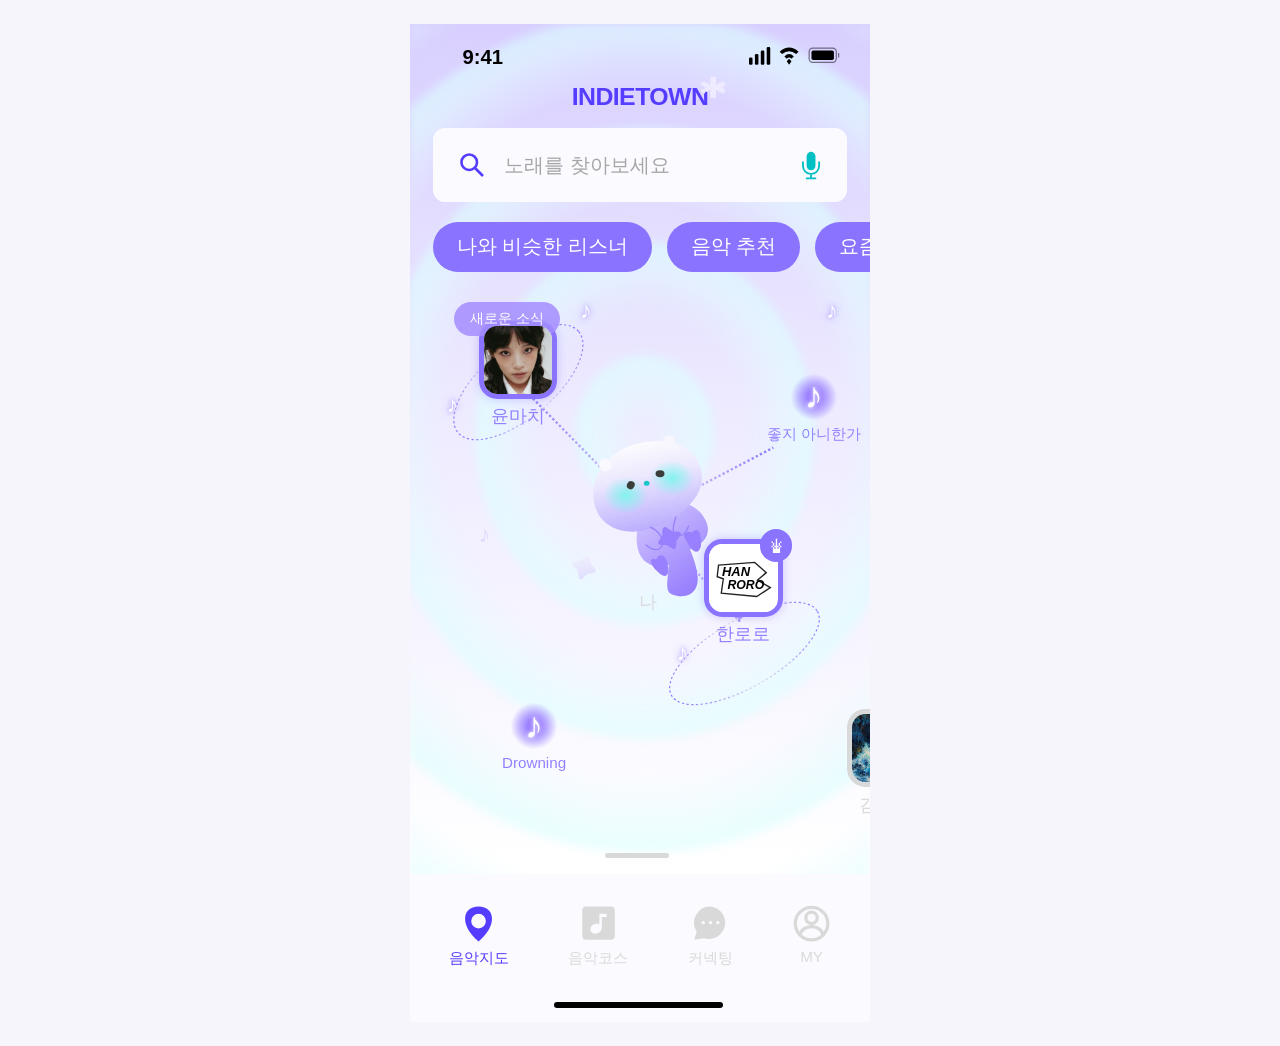
<file: music-map.html>
<!doctype html>
<html lang="ko">
<head>
  <meta charset="utf-8">
  <meta name="viewport" content="width=device-width, initial-scale=1, viewport-fit=cover">
  <meta name="theme-color" content="#ddd7ff">
  <title>INDIETOWN — 음악지도</title>
  <link rel="stylesheet" href="styles.css?v=music-course-1">
  <script src="music-map.js?v=kimluna-profile-1" defer></script>
</head>
<body>
<main class="phone map-phone" aria-label="인디타운 음악지도">
  <div class="rings" aria-hidden="true"></div>
  <header class="status" aria-hidden="true">
    <span>9:41</span>
    <svg width="78" height="17" viewBox="0 0 78 17" fill="currentColor"><rect x="0" y="9" width="3" height="6" rx="1"/><rect x="5" y="6" width="3" height="9" rx="1"/><rect x="10" y="3" width="3" height="12" rx="1"/><rect x="15" y="0" width="3" height="15" rx="1"/><path d="M26 4q8-7 16 0l-2 2q-6-5-12 0zm4 4q4-4 8 0l-2 2q-2-2-4 0zm2 4 2-2 2 2-2 3z"/><rect x="51" y="1" width="23" height="12" rx="3" fill="none" stroke="currentColor" stroke-opacity=".5"/><rect x="53" y="3" width="19" height="8" rx="1.5"/><path d="M76 5v4" stroke="currentColor" stroke-opacity=".5"/></svg>
  </header>
  <h1 class="map-brand">INDIETOWN<span aria-hidden="true">✱</span></h1>
  <form class="map-search" role="search">
    <button type="submit" aria-label="노래 검색"><svg viewBox="0 0 32 32" fill="none" aria-hidden="true"><circle cx="13" cy="13" r="9" stroke="currentColor" stroke-width="3"/><path d="m20 20 9 9" stroke="currentColor" stroke-width="3"/></svg></button>
    <input type="search" aria-label="노래 또는 아티스트 검색" placeholder="노래를 찾아보세요" autocomplete="off">
    <span class="map-microphone" aria-hidden="true"><svg viewBox="0 0 30 40" fill="none"><rect x="9" y="2" width="12" height="25" rx="6" fill="currentColor"/><path d="M4 15v6a11 11 0 0 0 22 0v-6M15 32v6m-7 0h14" stroke="currentColor" stroke-width="2.5"/></svg></span>
  </form>
  <nav class="map-filters" aria-label="음악지도 추천 필터">
    <button type="button" aria-pressed="true">나와 비슷한 리스너</button><button type="button" aria-pressed="false">음악 추천</button><button type="button" aria-pressed="false">요즘 뜨는 음악</button>
  </nav>
  <section class="map-stage" aria-label="내 주변 음악과 아티스트">
    <div class="map-world">
    <svg class="map-paths" viewBox="0 0 590 730" aria-hidden="true"><defs><linearGradient id="map-line"><stop stop-color="#8c78ff"/><stop offset=".5" stop-color="#ddd9ec"/><stop offset="1" stop-color="#8c78ff"/></linearGradient></defs><g fill="none" stroke="url(#map-line)" stroke-width="3" stroke-dasharray="3 3"><path d="M145 120 303 281 466 196M303 281 424 420"/><ellipse cx="139" cy="112" rx="101" ry="46" transform="rotate(-40 139 112)" stroke-width="1.5"/><ellipse cx="429" cy="460" rx="108" ry="43" transform="rotate(-30 429 460)" stroke-width="1.5"/></g></svg>
    <button class="map-node artist-yun" type="button" data-search="윤마치" data-kind="artist"><span class="news-badge">새로운 소식</span><span class="artist-avatar avatar-yun"><img src="yunmachi.jpg" alt="윤마치 프로필 사진" width="555" height="420"></span><span>윤마치</span></button>
    <button class="map-node song-song" type="button" data-search="좋지 아니한가" data-kind="song"><span class="music-orb" aria-hidden="true">♪</span><span>좋지 아니한가</span></button>
    <div class="map-self">  <svg class="map-self-art" viewBox="0 0 390 350" role="img" aria-label="별을 안고 떠 있는 보라색 인디타운 캐릭터">
    <defs>
      <linearGradient id="head" x1=".35" y1="0" x2=".6" y2="1"><stop stop-color="#fff"/><stop offset=".4" stop-color="#ece8ff"/><stop offset="1" stop-color="#b9aaff"/></linearGradient>
      <linearGradient id="body" x2=".6" y2="1"><stop stop-color="#d8ccff"/><stop offset="1" stop-color="#9981ff"/></linearGradient>
      <radialGradient id="blush"><stop stop-color="#79f8ee" stop-opacity=".9"/><stop offset="1" stop-color="#79f8ee" stop-opacity="0"/></radialGradient>
      <linearGradient id="star" x2="1" y2="1"><stop stop-color="#f2f3ff"/><stop offset="1" stop-color="#a89aff"/></linearGradient>
      <filter id="grain"><feTurbulence baseFrequency=".8" numOctaves="3" seed="7"/><feColorMatrix type="saturate" values="0"/><feComponentTransfer><feFuncA type="linear" slope=".1"/></feComponentTransfer><feComposite in2="SourceAlpha" operator="in"/><feBlend in="SourceGraphic" mode="soft-light"/></filter>
    </defs>
    <g opacity=".7" fill="#fff"><path d="M46 6h11v21l15-15 8 8-15 15h22v11H65l15 15-8 8-15-15v22H46V54L31 69l-8-8 15-15H17V35h21L23 20l8-8 15 15z"/><path d="M272 80q-17 39-7 56 16 18 31-6 17 26 33 0 18 26 33 0 13-19-3-50z" opacity=".7"/></g>
    <circle cx="335" cy="-45" r="3.5" fill="#8e75ff"/><circle cx="352" cy="-2" r="3.5" fill="white"/>
    <g filter="url(#grain)">
      <path d="M175 186c-16 27-14 62 4 76 12 9 24 8 36 4-2 24-7 43 5 47 21 8 43-1 40-29-1-14-7-31-12-42 24-9 35-26 24-47-8-16-23-23-35-27z" fill="url(#body)"/>
      <path d="M111 110c-21 28-19 67 1 87 19 19 53 22 82 10 35-14 73-43 73-78 0-38-35-58-69-57-34-1-65 12-87 38z" fill="url(#head)"/>
      <circle cx="115" cy="109" r="10" fill="#fbfaff"/><circle cx="215" cy="73" r="10.5" fill="#faf8ff"/>
      <ellipse cx="147" cy="157" rx="35" ry="29" fill="url(#blush)"/><ellipse cx="220" cy="130" rx="35" ry="28" fill="url(#blush)"/>
      <ellipse cx="155" cy="141" rx="6" ry="6.5" transform="rotate(30 155 141)" fill="#383d39"/><ellipse cx="201" cy="123" rx="7" ry="5.5" fill="#383d39"/><ellipse cx="180" cy="138" rx="4.5" ry="4" fill="#15c8cb"/>
      <path d="M186 207q21 11 19 28-8 15-26 0m47-44q-8 25-1 26 13 10 21-12" fill="none" stroke="#9780ff" stroke-width="2" stroke-linecap="round"/>
      <path d="M213 209c-8-7-9 4-8 10l-6 10c-4 8 7 6 12 6l10 6c7 4 5-7 6-12l6-9c4-7-7-6-12-6z" fill="#9980ff"/>
      <path d="M243 229c-10-11 2-18 8-13 10-11 14 1 14 10 4 19-10 31-22 3zM195 258c-13-6-8 10 0 17 17 19 22 3 18-9-3-17-13-19-18-8z" fill="#9980ff"/>
      <path d="m76 259 9-6q5-4 6 3l2 10 6 7q3 5-3 6l-10 2-7 7q-5 3-6-3l-2-10-7-7q-4-5 3-6zM324 342l-9-5q-6-3-1-7l9-4 5-8q4-5 6 1l3 10 9 5q5 4-1 7l-10 2-6 8q-5 4-6-2z" fill="url(#star)"/>
    </g>
    <g fill="#e4dcff"><path d="M302 185v8q-5-2-5 2c0 4 6 2 5-1v-7h4v-2zM128 365v8q-5-2-5 2c0 4 6 2 5-1v-7h4v-2z"/></g>
    <circle cx="53" cy="311" r="3.5" fill="#fff"/>
  </svg><span>나</span></div>
    <div class="map-node artist-han" data-search="한로로" data-kind="artist"><button class="han-open" type="button" aria-label="한로로 아티스트 카드 열기" aria-expanded="false" aria-controls="artist-cards"><span class="artist-avatar avatar-han" aria-hidden="true"><svg viewBox="0 0 100 100"><rect width="100" height="100" fill="#fff"/><path d="m14 31 53-4 17 15-13 11 19 11-20 13-52-5 3-21-9-3z" stroke="#222" stroke-width="2" fill="none"/><text x="19" y="47" font-size="19" font-style="italic" font-family="Arial" font-weight="bold">HAN</text><text x="27" y="66" font-size="18" font-style="italic" font-family="Arial" font-weight="bold">RORO</text></svg></span><span class="artist-crown" aria-hidden="true">♛</span></button><span>한로로</span></div>
    <button class="map-node song-drowning" type="button" data-search="Drowning" data-kind="song"><span class="music-orb" aria-hidden="true">♪</span><span>Drowning</span></button>
    <button class="map-node map-edge artist-luna" type="button" aria-label="김루나 아티스트 카드 열기" data-search="김루나" data-kind="artist"><span><img src="blue-album.jpg" alt=""></span><span>김루나</span></button>
    <span class="map-note note-one" aria-hidden="true">♪</span><span class="map-note note-two" aria-hidden="true">♪</span><span class="map-note note-three" aria-hidden="true">♪</span><span class="map-note note-four" aria-hidden="true">♪</span><span class="map-note note-five" aria-hidden="true">♪</span>
    <p class="map-empty" hidden>검색 결과가 없습니다.</p>
    <span class="map-handle" aria-hidden="true"></span>
    </div>
  </section>
  <div class="artist-cards" id="artist-cards" role="region" aria-roledescription="캐러셀" aria-label="추천 아티스트 카드, 좌우로 스와이프하거나 방향키로 이동" tabindex="0" hidden>
  <section class="han-card" id="han-card" aria-roledescription="슬라이드" aria-label="1 / 2 한로로" aria-labelledby="han-name">
    <div class="han-card-header">
      <svg class="han-card-photo" viewBox="0 0 120 120" role="img" aria-label="한로로 프로필 대체 그래픽"><rect width="120" height="120" fill="#d1dfdb"/><path d="M0 25h120M0 70h120M25 0v90M90 0v90" stroke="#7e9a96" stroke-width="4"/><path d="M20 120V45c0-47 75-47 75 0v75" fill="#202329"/><ellipse cx="58" cy="47" rx="23" ry="28" fill="#e7ccbb"/><path d="m34 36 4-24 41 1 6 27-17-11-9 7-9-9z" fill="#202329"/><path d="m17 120 15-43 25 9 26-9 20 43" fill="#fbfaff"/><path d="m41 81 16 14 15-14 6 39H36z" fill="#333b41"/></svg>
      <div class="han-card-info"><p>팬이 된 지 <span>520일 째</span></p><h2 id="han-name" tabindex="-1">한로로</h2><div class="han-stats"><span><svg viewBox="0 0 24 24" aria-hidden="true"><circle cx="9" cy="7" r="4"/><path d="M2 21v-3c0-7 14-7 14 0v3m0-18q7 0 5 8m-2 3q4 1 4 7"/></svg>2,657</span><span class="han-likes"><svg viewBox="0 0 24 24" aria-hidden="true"><path d="M12 21 3 12C-5 3 8-3 12 5 16-3 29 3 21 12z"/></svg>56,684</span></div></div>
      <button class="han-profile-next" type="button" disabled aria-label="한로로 상세 프로필 준비 중"><svg viewBox="0 0 24 40" aria-hidden="true"><path d="m4 4 16 16L4 36"/></svg></button>
    </div>
    <p class="han-lyrics">남기지 못해 멍든 겨울을 난 안을래요<br>맞이하는 사랑 없어도<br>텅 빈 이곳은 따뜻하네요</p>
    <button class="han-release" type="button" disabled>신규 음원이 발매되었어요</button>
  </section>
  <section class="han-card luna-card" id="luna-card" aria-labelledby="luna-name" aria-roledescription="슬라이드" aria-label="2 / 2 김루나" inert>
    <div class="han-card-header">
      <img class="han-card-photo" src="blue-album.jpg" alt="김루나 앨범 표지" width="652" height="488">
      <div class="han-card-info"><p><span>‘한로로’</span>를 좋아한다면</p><h2 id="luna-name" tabindex="-1">김루나</h2><div class="han-stats"><span><svg viewBox="0 0 24 24" aria-hidden="true"><circle cx="9" cy="7" r="4"/><path d="M2 21v-3c0-7 14-7 14 0v3m0-18q7 0 5 8m-2 3q4 1 4 7"/></svg>35</span><span><svg viewBox="0 0 24 24" aria-hidden="true"><path d="M12 21 3 12C-5 3 8-3 12 5 16-3 29 3 21 12z"/></svg>3,400</span></div></div>
      <span class="han-profile-next" aria-hidden="true"><svg viewBox="0 0 24 40" aria-hidden="true"><path d="m4 4 16 16L4 36"/></svg></span>
    </div>
    <p class="han-lyrics">지나간 계절의 온기만 남아도 좋으니<br>흩어진 기억의 조각들을 조용히 꿰매요<br>이 어둠의 끝에서 마침내 나를 안아줄</p>
    <span class="han-release">홍대 버스킹 예정 : 11월 16일 20시</span>
    <a class="luna-profile-link" href="artist-kimluna.html?v=course-nav-1" draggable="false" aria-label="김루나 상세 프로필 보기"></a>
  </section>
    <div class="artist-card-peek" aria-hidden="true" inert></div>
  </div>
  <p class="artist-card-status sr-only" aria-live="polite"></p>
  <nav class="map-bottom" aria-label="주 메뉴">
    <a href="music-map.html" aria-current="page"><svg viewBox="0 0 48 48" fill="currentColor" aria-hidden="true"><path d="M24 3C4 3 0 26 24 46 48 26 44 3 24 3m0 9a9 9 0 1 1 0 18 9 9 0 0 1 0-18" fill-rule="evenodd"/></svg><span>음악지도</span></a>
    <a href="music-course.html?v=playlist-detail-1"><svg viewBox="0 0 48 48" fill="currentColor" aria-hidden="true"><rect x="4" y="3" width="40" height="41" rx="5"/><path d="M25 12h9v4h-6v13c0 9-14 10-14 2 0-5 6-8 11-6z" fill="#fbfaff"/></svg><span>음악코스</span></a>
    <button type="button" disabled><svg viewBox="0 0 48 48" fill="currentColor" aria-hidden="true"><path d="M24 3a20 20 0 0 0-17 31L4 44l12-2A20 20 0 1 0 24 3"/><g fill="#fbfaff"><circle cx="15" cy="23" r="2"/><circle cx="24" cy="23" r="2"/><circle cx="33" cy="23" r="2"/></g></svg><span>커넥팅</span></button>
    <button type="button" disabled><svg viewBox="0 0 48 48" fill="none" stroke="currentColor" stroke-width="4" aria-hidden="true"><circle cx="24" cy="24" r="20"/><circle cx="24" cy="17" r="7"/><path d="M10 39c1-15 27-15 28 0"/></svg><span>MY</span></button>
  </nav>
  <div class="home-indicator" aria-hidden="true"></div>
  <dialog id="map-detail" aria-labelledby="map-detail-title"><h2 id="map-detail-title"></h2><p>상세 화면은 준비 중입니다.</p><form method="dialog"><button>닫기</button></form></dialog>
</main>
</body>
</html>
</file>
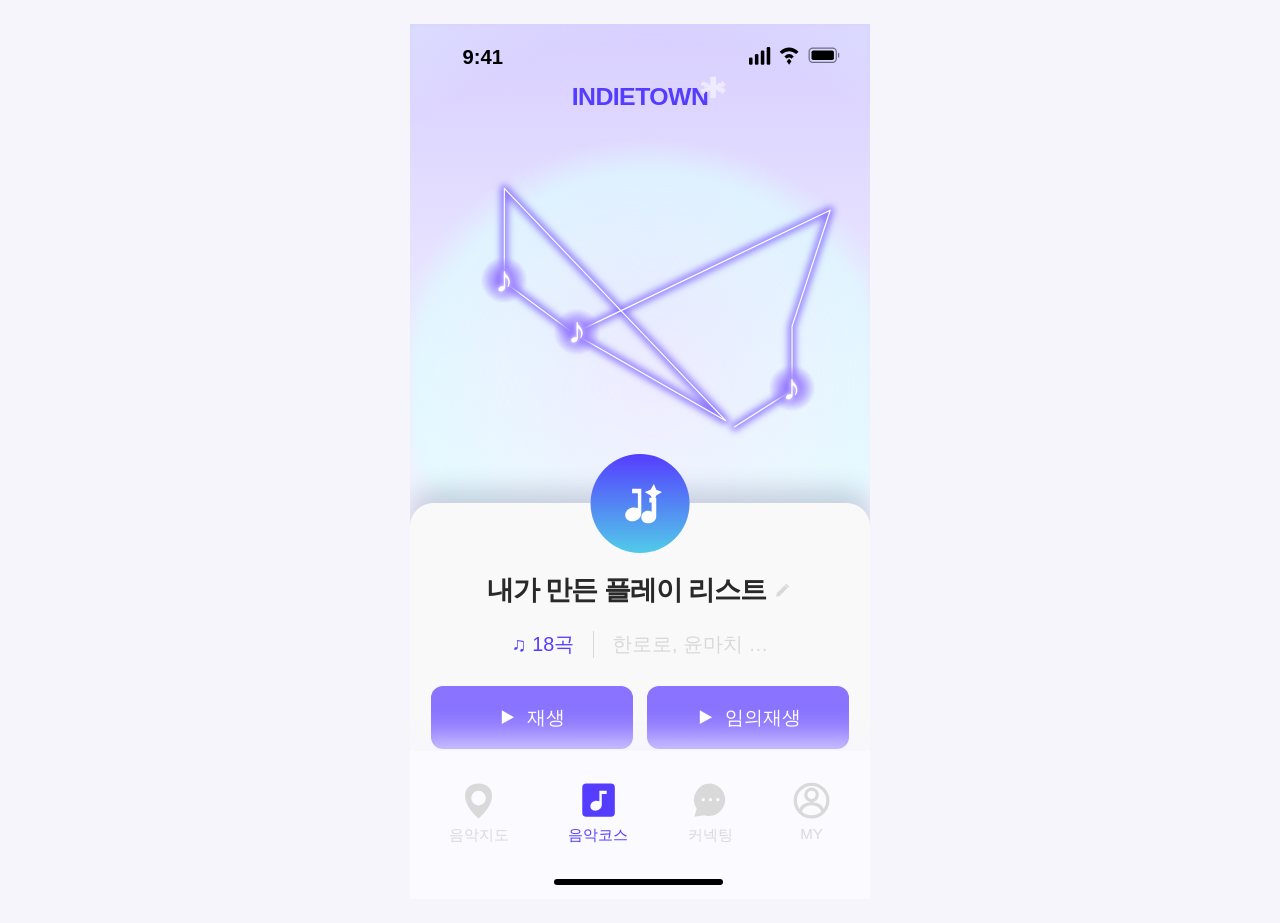
<file: my-playlist.html>
<!doctype html>
<html lang="ko">
<head><meta charset="utf-8"><meta name="viewport" content="width=device-width, initial-scale=1, viewport-fit=cover"><meta name="theme-color" content="#ddd7ff"><title>내가 만든 플레이 리스트 — INDIETOWN</title><link rel="stylesheet" href="styles.css?v=playlist-motion-1"><script src="my-playlist.js" defer></script></head>
<body><main class="phone map-phone playlist-phone" aria-label="내가 만든 플레이 리스트 상세">
<div class="rings" aria-hidden="true"></div>
  <header class="status" aria-hidden="true">
    <span>9:41</span>
    <svg width="78" height="17" viewBox="0 0 78 17" fill="currentColor"><rect x="0" y="9" width="3" height="6" rx="1"/><rect x="5" y="6" width="3" height="9" rx="1"/><rect x="10" y="3" width="3" height="12" rx="1"/><rect x="15" y="0" width="3" height="15" rx="1"/><path d="M26 4q8-7 16 0l-2 2q-6-5-12 0zm4 4q4-4 8 0l-2 2q-2-2-4 0zm2 4 2-2 2 2-2 3z"/><rect x="51" y="1" width="23" height="12" rx="3" fill="none" stroke="currentColor" stroke-opacity=".5"/><rect x="53" y="3" width="19" height="8" rx="1.5"/><path d="M76 5v4" stroke="currentColor" stroke-opacity=".5"/></svg>
  </header>
  <h1 class="map-brand">INDIETOWN<span aria-hidden="true">✱</span></h1>
  <div class="playlist-route" role="img" aria-label="세 개의 음악 지점을 별자리처럼 연결한 음악코스">
    <svg viewBox="0 0 590 480" aria-hidden="true"><defs><filter id="route-glow" x="-30%" y="-30%" width="160%" height="160%"><feGaussianBlur stdDeviation="5"/></filter></defs><path class="route-halo" d="M121 200V80L405 378 210 266 539 108 490 257v82l-74 47M121 200l89 66"/><path class="route-line" d="M121 200V80L405 378 210 266 539 108 490 257v82l-74 47M121 200l89 66"/></svg>
    <span class="music-orb route-note-one" aria-hidden="true">♪</span><span class="music-orb route-note-two" aria-hidden="true">♪</span><span class="music-orb route-note-three" aria-hidden="true">♪</span>
  </div>
  <section class="playlist-detail-sheet" aria-labelledby="playlist-title">
    <span class="playlist-emblem course-cover-0" aria-hidden="true"><svg viewBox="0 0 48 48" aria-hidden="true"><path d="M17 11h8v21c0 9-14 10-14 2 0-5 6-8 11-6V15h-5zm15 8h6v16c0 8-13 8-13 1 0-5 5-7 9-5V23h-2z" fill="currentColor"/><path d="m36 7 2 5 5 2-5 3-2 5-3-5-5-3 5-2z" fill="currentColor"/></svg></span>
    <div class="playlist-title-row"><h1 id="playlist-title">내가 만든 플레이 리스트</h1><button type="button" class="playlist-edit" disabled aria-label="플레이리스트 이름 수정 준비 중"><svg viewBox="0 0 24 24" aria-hidden="true"><path d="m4 16 12-12 4 4-12 12-5 1zM14 6l4 4"/></svg></button></div>
    <p class="playlist-summary"><span class="course-count">♫ 18곡</span><span class="course-artists">한로로, 윤마치 …</span></p>
    <div class="playlist-actions"><button type="button" data-play="normal"><svg viewBox="0 0 24 24" aria-hidden="true"><path d="m5 3 16 9-16 9z"/></svg>재생</button><button type="button" data-play="shuffle"><svg viewBox="0 0 24 24" aria-hidden="true"><path d="m5 3 16 9-16 9z"/></svg>임의재생</button></div>
  </section>
<div class="profile-dock">  <nav class="map-bottom" aria-label="주 메뉴">
    <a href="music-map.html"><svg viewBox="0 0 48 48" fill="currentColor" aria-hidden="true"><path d="M24 3C4 3 0 26 24 46 48 26 44 3 24 3m0 9a9 9 0 1 1 0 18 9 9 0 0 1 0-18" fill-rule="evenodd"/></svg><span>음악지도</span></a>
    <a href="music-course.html?v=playlist-detail-1" aria-current="page"><svg viewBox="0 0 48 48" fill="currentColor" aria-hidden="true"><rect x="4" y="3" width="40" height="41" rx="5"/><path d="M25 12h9v4h-6v13c0 9-14 10-14 2 0-5 6-8 11-6z" fill="#fbfaff"/></svg><span>음악코스</span></a>
    <button type="button" disabled><svg viewBox="0 0 48 48" fill="currentColor" aria-hidden="true"><path d="M24 3a20 20 0 0 0-17 31L4 44l12-2A20 20 0 1 0 24 3"/><g fill="#fbfaff"><circle cx="15" cy="23" r="2"/><circle cx="24" cy="23" r="2"/><circle cx="33" cy="23" r="2"/></g></svg><span>커넥팅</span></button>
    <button type="button" disabled><svg viewBox="0 0 48 48" fill="none" stroke="currentColor" stroke-width="4" aria-hidden="true"><circle cx="24" cy="24" r="20"/><circle cx="24" cy="17" r="7"/><path d="M10 39c1-15 27-15 28 0"/></svg><span>MY</span></button>
  </nav>
  <div class="home-indicator" aria-hidden="true"></div>
</div>
  <dialog id="playlist-play-notice" aria-labelledby="playlist-play-title"><h2 id="playlist-play-title">재생 안내</h2><p>음원 파일은 아직 연결되지 않았습니다.</p><form method="dialog"><button>닫기</button></form></dialog>
</main></body></html>
</file>
<file: styles.css>
* { box-sizing: border-box; }
:root { font-family: Arial, 'Apple SD Gothic Neo', 'Noto Sans KR', sans-serif; color: #292929; background: #f6f5fc; }
body { margin: 0; min-height: 100svh; display: grid; justify-items: center; align-items: start; --available-height: 100svh; }
.phone { width: min(100%, 460px); min-height: var(--available-height); position: relative; overflow: hidden; isolation: isolate; container-type: inline-size; background: #fff; }
.home-phone { min-height: max(var(--available-height), min(190vw, 874px)); }
.rings { position: absolute; inset: 0; z-index: -1; background: linear-gradient(180deg, #d8cfff 0%, #eeebff 39%, #fff 84%); }
.rings::after { content: ''; position: absolute; inset: 0; background: repeating-radial-gradient(ellipse 73% 38% at 51% 41%, transparent 0%, #e3fcff8a 13%, #dcffff9c 19%, transparent 22%, transparent 30%); filter: blur(3px); }
.status { position: absolute; top: max(5cqw, env(safe-area-inset-top)); left: 11.4%; right: 6.2%; display: flex; justify-content: space-between; align-items: center; color: #000; font-size: 4.4cqw; font-weight: 600; line-height: 1; }
.status svg { width: 20cqw; height: auto; }
.heading { position: absolute; top: 21.15%; width: 100%; text-align: center; }
h1 { margin: 0; font-size: 6.1cqw; font-weight: 700; line-height: 1.3; letter-spacing: -.14cqw; }
.heading p { margin: 4.3cqw 0 0; font-size: 13.5cqw; font-weight: 800; line-height: 1; letter-spacing: -.22cqw; color: #553dff; }
.art { position: absolute; top: 29.1%; left: 0; width: 100%; height: auto; overflow: visible; }
.dot { position: absolute; width: 1.85cqw; height: 1.85cqw; border-radius: 50%; }
.dot-purple { top: 23.4%; left: 84.8%; background: #8d74ff; }
.dot-white { top: 28.5%; left: 89.3%; background: white; }
.music { position: absolute; top: 70.8%; left: 32.4%; color: #e4dcff; font-size: 4.7cqw; }
.actions { position: absolute; top: 75.75%; left: 14.75%; width: 70.5%; display: flex; flex-direction: column; align-items: center; gap: 4.2cqw; }
button { font: inherit; cursor: pointer; -webkit-tap-highlight-color: transparent; }
.actions > .start-button { width: 100%; height: 14.25cqw; border: 0; border-radius: 999px; background: #553dff; color: white; font-size: 4.5cqw; }
.new-user { padding: 0; border: 0; background: transparent; white-space: nowrap; color: #d9d9d9; font-size: 5.25cqw; line-height: 1.3; }
button:focus-visible { outline: 3px solid #1c887f; outline-offset: 5px; }
.actions > .start-button:active { background: #4830e8; }
.home-indicator { position: absolute; bottom: max(3cqw, env(safe-area-inset-bottom)); left: 31.3%; width: 36.8%; height: 1.3cqw; border-radius: 999px; background: #000; }
dialog { width: min(85%, 360px); border: 0; border-radius: 24px; padding: 28px; text-align: center; color: #292929; }
dialog::backdrop { background: #30265a66; }
dialog h2 { color: #553dff; }
dialog p { line-height: 1.7; }
dialog button { border: 0; border-radius: 20px; padding: 10px 24px; background: #553dff; color: white; }

/* Role introduction screen, recreated from the supplied image. */
a.new-user { text-decoration: none; }
a:focus-visible { outline: 3px solid #1c887f; outline-offset: 5px; }
.join-panel { position: relative; width: 90.2%; margin: 20.68cqw auto 0; min-height: calc(var(--available-height) - 20.68cqw); padding: 12.2cqw 6.3cqw max(18cqw, env(safe-area-inset-bottom)); border-radius: 5.1cqw 5.1cqw 0 0; background: #fbfaff; }
.join-panel h1 { text-align: center; color: #553dff; font-size: 8.5cqw; line-height: 1.15; font-weight: 800; letter-spacing: -.15cqw; }
.join-question { margin: 3.2cqw -2cqw 7.4cqw; text-align: center; font-size: 5.1cqw; font-weight: 600; line-height: 1.3; letter-spacing: -.13cqw; white-space: nowrap; }
.role-list { display: flex; flex-direction: column; gap: 4.55cqw; }
.role-card { position: relative; height: 43.2cqw; overflow: hidden; border-radius: 2.6cqw; color: #fff; isolation: isolate; }
.listener { background: linear-gradient(155deg, #71fff0 0%, #20d5d3 55%, #0fb8c0 100%); }
.artist { background: linear-gradient(165deg, #14c9c5 0%, #39b8dd 45%, #9680ff 100%); }
.buyer { background: linear-gradient(155deg, #6443ff 0%, #795cff 58%, #9b85ff 100%); }
.role-copy { position: relative; z-index: 2; padding: 9.3cqw 0 0 6.6cqw; }
.role-copy h2 { margin: 0; font-size: 8.8cqw; line-height: 1.1; letter-spacing: -.18cqw; font-weight: 750; }
.role-label { margin: .35cqw 0 0; font-size: 4cqw; line-height: 1.35; letter-spacing: -.1cqw; }
.buyer .role-label { font-size: 3.25cqw; }
.role-description { margin: 2.3cqw 0 0; font-size: 4cqw; line-height: 1.5; letter-spacing: -.13cqw; }
.role-art { position: absolute; inset: 0; width: 100%; height: 100%; z-index: 1; }

.start-button { display: flex; align-items: center; justify-content: center; text-decoration: none; }

/* Listener / Buyer music preference screens. */
a.role-card { display: block; text-decoration: none; }
.preferences-panel { position: relative; width: 90.2%; margin: 20.68cqw auto 0; min-height: calc(var(--available-height) - 20.68cqw); padding-bottom: max(18cqw, env(safe-area-inset-bottom)); border-radius: 5.1cqw 5.1cqw 0 0; background: #fbfaff; padding-top: 12.2cqw; }
.preferences-panel h1 { color: #553dff; text-align: center; font-size: 8.5cqw; line-height: 1.15; font-weight: 750; letter-spacing: -.12cqw; }
.preferences-question { text-align: center; font-size: 5.1cqw; font-weight: 600; line-height: 1.3; letter-spacing: -.15cqw; margin: 3.3cqw 0 9.4cqw; }
.keywords { display: flex; flex-direction: column; gap: 5.6cqw; padding: 0 3.5cqw; }
.keyword-row { display: flex; flex-wrap: wrap; align-items: center; justify-content: space-around; gap: 2cqw; }
.keyword { flex: 0 0 auto; height: 14.7cqw; padding: 0 4.8cqw; border: .255cqw solid #9380ff; border-radius: 999px; color: #9380ff; background: transparent; font-size: 4.3cqw; line-height: 1; white-space: nowrap; }
.keyword[aria-pressed="true"] { color: #fff; background: #553dff; padding-inline: 2.3cqw; }
.keyword-row:last-child { justify-content: center; gap: 6.6cqw; }
.preferences-next { display: block; margin: 7cqw auto 0; width: 70.5cqw; height: 14.25cqw; border: 0; border-radius: 999px; font-size: 4.5cqw; background: #d9d9d9; color: white; }
.preferences-next:disabled { cursor: default; }

.keyword { display: inline-flex; align-items: center; justify-content: center; }
.keyword-remove { display: none; position: relative; width: 3.5cqw; height: 3.5cqw; margin-left: 1.5cqw; flex-shrink: 0; }
.keyword[aria-pressed="true"] .keyword-remove { display: inline-block; }
.keyword-remove::before, .keyword-remove::after { content: ''; position: absolute; top: 50%; left: 0; width: 100%; height: .45cqw; background: currentColor; border-radius: 1px; transform: translateY(-50%) rotate(45deg); }
.keyword-remove::after { transform: translateY(-50%) rotate(-45deg); }
.preferences-next:not(:disabled) { background: #553dff; }

/* Buyer professional plan. */
.plan-panel { position: relative; width: 90.2%; margin: 20.68cqw auto 0; min-height: calc(var(--available-height) - 20.68cqw); padding-bottom: max(18cqw, env(safe-area-inset-bottom)); padding-top: 12.2cqw; border-radius: 5.1cqw 5.1cqw 0 0; background: #fbfaff; }
.plan-panel h1 { color: #553dff; text-align: center; font-size: 8.5cqw; line-height: 1.15; font-weight: 750; letter-spacing: -.12cqw; }
.plan-subtitle { text-align: center; font-size: 3.9cqw; font-weight: 600; line-height: 1.3; margin: 3.3cqw 0 9cqw; letter-spacing: -.08cqw; }
.professional-plan { position: relative; isolation: isolate; overflow: hidden; width: 77.1cqw; height: 117.3cqw; margin: 0 auto; border-radius: 2.6cqw; background: linear-gradient(160deg, #6749ff 0%, #795aff 50%, #9980ff 100%); color: white; padding-top: 10.6cqw; }
.professional-plan h2 { position: relative; margin: 0; text-align: center; font-size: 6.65cqw; line-height: 1.2; font-weight: 750; letter-spacing: -.12cqw; }
.plan-decoration { position: absolute; inset: 0; width: 100%; height: 100%; z-index: -1; }
.plan-benefits { position: relative; display: flex; flex-direction: column; justify-content: space-between; width: 67.8cqw; height: 60cqw; margin: 7.1cqw auto 0; padding: 8.5cqw 4.5cqw 9.3cqw 6.6cqw; list-style: none; border-radius: 2.6cqw; background: white; color: #444; }
.plan-benefits li { display: flex; align-items: center; gap: 2.8cqw; font-size: 4.5cqw; line-height: 1.5; letter-spacing: -.16cqw; white-space: nowrap; }
.benefit-check { position: relative; flex: 0 0 5.25cqw; height: 5.25cqw; border-radius: 50%; background: #9380ff; }
.benefit-check::after { content: ''; position: absolute; width: 1.3cqw; height: 2.2cqw; left: 1.7cqw; top: 1.1cqw; border: solid white; border-width: 0 .65cqw .65cqw 0; transform: rotate(40deg); }
.plan-price { position: relative; margin: 5cqw 0 0 11cqw; }
.plan-price del { display: block; font-size: 7cqw; line-height: 1.2; text-decoration-thickness: .45cqw; }
.plan-price::before { content: ''; position: absolute; left: -1.1cqw; top: 3.5cqw; width: 5.7cqw; height: 8.5cqw; border-left: .5cqw solid #fff; border-top: .5cqw solid #fff; transform: skewX(35deg); }
.plan-price strong { display: block; margin: 1.4cqw 0 0 7.2cqw; font-size: 9.7cqw; line-height: 1.1; letter-spacing: -.25cqw; white-space: nowrap; }
.payment-button { display: block; width: 70.5cqw; height: 14.25cqw; margin: 8cqw auto 0; border: 0; border-radius: 999px; background: #553dff; color: white; font-size: 4.5cqw; }

/* Keep long pages in document flow, with reachable controls on short screens. */
.start-button, .preferences-next, .payment-button { min-height: 44px; }
.keyword { min-height: 44px; font-size: clamp(14px, 4.3cqw, 25.37px); }
dialog { max-height: calc(100svh - 32px); overflow-y: auto; }
@media (min-width: 768px) {
  body { padding: 24px 0; --available-height: calc(100svh - 48px); }
}
@media (max-width: 359px) {
  .join-question, .preferences-question { white-space: normal; }
  .role-label { font-size: max(12px, 4cqw); }
  .buyer .role-label { font-size: max(11px, 3.25cqw); }
}

/* Music map landing screen. */
a.payment-button { display: flex; justify-content: center; align-items: center; text-decoration: none; }
.map-phone { display: flex; flex-direction: column; padding-top: min(12.7vw, 58.42px); }
.map-brand { color: #553dff; text-align: center; font-size: 5.4cqw; font-weight: 800; line-height: 1.2; letter-spacing: -.12cqw; margin: 0 0 3.5cqw; }
.map-brand > span { color: #eeeaff; display: inline-block; width: 0; transform: translate(-1.5cqw,-1.5cqw); }
.map-search { display: flex; align-items: center; gap: 3.5cqw; background: #fbfaff; border-radius: 2.6cqw; margin: 0 5%; padding: 3.5cqw 5.5cqw; min-height: 16cqw; }
.map-search button { border: 0; background: none; padding: 0; color: #553dff; display: flex; flex: 0 0 6cqw; }
.map-search svg { width: 6cqw; height: 6cqw; }
.map-search input { width: 100%; min-width: 0; border: 0; background: transparent; font: inherit; font-size: 4.4cqw; color: #292929; outline-offset: 4px; }
.map-search input::placeholder { color: #a6a6a6; opacity: 1; }
.map-microphone { color: #00c0c4; display: flex; }
.map-microphone svg { width: 4.8cqw; height: 7cqw; }
.map-filters { display: flex; gap: 3.3cqw; padding: 4.4cqw 5% 3cqw; overflow-x: auto; scrollbar-width: none; flex-shrink: 0; }
.map-filters::-webkit-scrollbar { display: none; }
.map-filters button { flex-shrink: 0; border: 0; border-radius: 999px; padding: 2.4cqw 5.2cqw; font-size: 4.25cqw; line-height: 1.4; background: #8973ff; color: white; }
.map-filters button[aria-pressed="true"] { background: #8973ff; }
.map-filters button:focus-visible { outline-offset: -3px; }
.map-stage { position: relative; flex: 1; min-height: 128cqw; overflow: hidden; }
.map-paths { position: absolute; top: 0; left: 0; width: 100%; height: 100%; }
.map-node { position: absolute; display: flex; flex-direction: column; align-items: center; color: #9380ff; background: none; border: 0; padding: 0; font-size: 4cqw; white-space: nowrap; }
.map-node[hidden], .map-empty[hidden] { display: none; }
.artist-yun { left: 15%; top: 6%; }
.artist-avatar { width: 17cqw; height: 17cqw; border: 1.2cqw solid #8973ff; border-radius: 4cqw; overflow: hidden; box-shadow: 0 0 2cqw #8973ff60; background: #fff; }
.artist-avatar svg { display: block; width: 100%; height: 100%; }
.map-node > span:last-child { margin-top: 1cqw; }
.news-badge { position: absolute; top: -4cqw; left: -5.5cqw; padding: 1.7cqw 3.5cqw; color: white; font-size: 3cqw; border-radius: 999px; background: #a58effd9; }
.artist-han { top: 43%; left: 64%; }
.artist-crown { position: absolute; top: -2cqw; right: -2cqw; background: #8973ff; color: white; width: 7cqw; height: 7cqw; border-radius: 50%; font-size: 5cqw; line-height: 1.4; }
.song-song { top: 15%; right: 2%; font-size: 3.3cqw; }
.music-orb { display: grid; place-items: center; width: 10cqw; height: 10cqw; background: radial-gradient(ellipse, #9b80ff 20%, #9b80ff90 45%, #9b80ff00 72%); color: white; font-size: 8cqw; line-height: 1; text-shadow: 0 0 1cqw #fff; }
.song-drowning { top: 71%; left: 20%; font-size: 3.3cqw; }
.map-self { position: absolute; width: 23%; left: 42%; top: 25%; height: 28%; text-align: center; color: #d9d9d9; font-size: 4cqw; }
.map-self-art { width: 180%; height: 100%; margin-left: -40%; display: block; overflow: visible; }
.map-self-art > g:first-of-type, .map-self-art > circle, .map-self-art > g:last-of-type { display: none; }
.map-self-art { transform: scale(1.35); transform-origin: center 65%; }
.map-self > span { position: absolute; top: 95%; left: 34%; }
.map-note { position: absolute; color: white; font-size: 5cqw; text-shadow: 0 0 2cqw #a790ff, 0 0 1cqw #a790ff; }
.note-one { top: 18%; left: 8%; }.note-two { top: 2%; left: 37%; }.note-three { top: 2%; right: 7%; }.note-four { top: 60%; left: 58%; }.note-five { top: 40%; left: 15%; color: #e0d9ff; text-shadow: none; }
.map-edge { position: absolute; top: 72%; left: 95%; display: flex; flex-direction: column; align-items: center; font-size: 4cqw; color: #d9d9d9; }
.map-edge > span:first-child { display: block; width: 17cqw; height: 17cqw; border: 1.2cqw solid #d9d9d9; border-radius: 4cqw; background: repeating-conic-gradient(#183e58 0% 25%, #316c88 0% 50%) 0 0 / 3cqw 4cqw; }
.map-empty { position: absolute; top: 65%; width: 100%; text-align: center; color: #7461cb; font-size: 3.5cqw; }
.map-handle { position: absolute; bottom: 3.5cqw; left: 42.3%; width: 14%; height: 1cqw; border-radius: 999px; background: #d9d9d9; }
.map-bottom { display: flex; justify-content: space-around; background: #fbfaff; padding: 6.5cqw 2cqw 11.5cqw; flex-shrink: 0; }
.map-bottom > * { display: flex; flex-direction: column; align-items: center; gap: 1cqw; padding: 0; border: 0; background: none; color: #d9d9d9; font-size: 3.3cqw; text-decoration: none; }
.map-bottom svg { width: 8.5cqw; height: 8.5cqw; }
.map-bottom [aria-current="page"] { color: #553dff; }
.map-bottom :disabled { cursor: default; }

.artist-avatar img { display: block; width: 100%; height: 100%; object-fit: cover; object-position: center; }
.avatar-yun img { object-position: 52% center; transform: scale(1.15); transform-origin: center top; }

.map-edge > span:first-child { overflow: hidden; background: #183e58; }
.map-edge img { display: block; width: 100%; height: 100%; object-fit: cover; object-position: center; }

/* Hanroro's square map target and artist card. */
.han-open { position: relative; display: block; width: 17cqw; height: 17cqw; padding: 0; border: 0; background: none; border-radius: 4cqw; }
.han-open .artist-avatar { display: block; }
.han-card[hidden] { display: none; }
.han-selected .map-stage { min-height: 64cqw; flex: 0 0 64cqw; }
.han-selected .artist-yun { left: -8%; top: -25%; }
.han-selected .song-song { right: 24%; top: -6%; }
.han-selected .map-self { left: 17%; top: 0; height: 36cqw; }
.han-selected .artist-han { left: 41%; top: 50%; }
.han-selected .song-drowning { left: -8%; top: 100%; }
.han-selected .map-edge, .han-selected .map-handle { display: none; }
.han-selected .map-paths { transform: translate(-20%, -23%); }
.han-selected .note-four { left: 35%; top: 88%; }
.han-selected .note-five { display: none; }
.han-card { position: relative; flex-shrink: 0; width: 84%; margin: 0 auto 1.7cqw; padding: 6.6cqw 4.9cqw 4.6cqw; border-radius: 5.1cqw; background: #fff; }
.han-card-header { display: flex; align-items: center; gap: 4.9cqw; padding: 0 1.4cqw; }
.han-card-photo { width: 20cqw; height: 20cqw; flex-shrink: 0; border-radius: 1.3cqw; }
.han-card-info { min-width: 0; flex: 1; }
.han-card-info > p { margin: 0 0 1cqw; font-size: 3.25cqw; white-space: nowrap; }
.han-card-info > p span { color: #9380ff; }
.han-card-info h2 { margin: 0 0 2.3cqw; font-size: 5.4cqw; line-height: 1.2; }
.han-stats { display: flex; align-items: center; gap: 2.4cqw; color: #999; font-size: 3.1cqw; }
.han-stats > span { display: flex; align-items: center; gap: 1cqw; }
.han-stats svg { width: 3.5cqw; height: 3.5cqw; fill: none; stroke: currentColor; stroke-width: 2; }
.han-stats .han-likes { color: #553dff; }
.han-likes svg { fill: currentColor; stroke: none; }
.han-profile-next { padding: 0; border: 0; background: none; color: #553dff; flex: 0 0 4cqw; }
.han-profile-next svg { width: 4cqw; height: 7cqw; fill: none; stroke: currentColor; stroke-width: 4; }
.han-lyrics { margin: 4.9cqw 1.4cqw 5cqw; font-size: 3.5cqw; line-height: 1.5; font-weight: 600; letter-spacing: -.08cqw; }
.han-release { width: 100%; min-height: 44px; padding: 2.8cqw 1cqw; border: 0; border-radius: 2cqw; color: #fff; background: #8973ff; font-size: 4cqw; }
.han-card button:disabled { cursor: default; }
#han-name:focus { outline: none; }

/* Cards and map share a continuously moving camera during a swipe. */
.map-world { position: absolute; inset: 0; }
.artist-cards[hidden] { display: none; }
.artist-cards { display: flex; flex: 0 0 auto; gap: 3cqw; width: 100%; padding: 0 8cqw 1.7cqw; overflow-x: auto; overscroll-behavior-x: contain; scroll-snap-type: x mandatory; scroll-padding-inline: 8cqw; scrollbar-width: none; touch-action: pan-x pan-y; cursor: grab; }
.artist-cards::-webkit-scrollbar { display: none; }
.artist-cards.dragging { cursor: grabbing; scroll-snap-type: none; user-select: none; }
.artist-cards .han-card { flex: 0 0 84cqw; width: 84cqw; margin: 0; scroll-snap-align: center; scroll-snap-stop: always; }
.artist-cards img { -webkit-user-drag: none; user-select: none; }
.han-card-photo { object-fit: cover; }
.luna-card .han-stats svg { fill: none; }
.luna-card .han-release { background: #c9c0ff; color: #9380ff; }
.han-selected .map-world { transform: translate(calc(-30cqw * var(--map-progress, 0)), calc(-36cqw * var(--map-progress, 0))); will-change: transform; }
.han-selected .map-edge { display: flex; left: 71%; top: calc(50% + 36cqw); color: #292929; }
.han-selected .map-edge > span:first-child { border-color: #d9d9d9; }
.han-selected .rings::after { background: repeating-radial-gradient(ellipse 73cqw 82cqw at calc(28% - 30cqw * var(--map-progress, 0)) calc(38% - 36cqw * var(--map-progress, 0)), transparent 0%, #e3fcff8a 13%, #dcffff9c 19%, transparent 22%, transparent 30%); }
.sr-only { position: absolute; width: 1px; height: 1px; padding: 0; margin: -1px; overflow: hidden; clip-path: inset(50%); white-space: nowrap; border: 0; }
@media (prefers-reduced-motion: reduce) {
  .han-selected .map-world { will-change: auto; }
}

.artist-cards:focus { outline: none; }
.artist-cards:focus-visible { outline: 2px solid #9380ff; outline-offset: -2px; }

/* A card remains draggable; a deliberate tap opens the complete profile. */
.luna-profile-link { position: absolute; inset: 0; border-radius: inherit; z-index: 2; -webkit-user-drag: none; }
.luna-card .han-release { display: block; text-align: center; }

/* Kimluna profile: the content scrolls beneath the persistent main menu. */
.profile-phone { background: #fff; padding-bottom: max(160px, calc(env(safe-area-inset-bottom) + 145px)); overflow: clip; }
.profile-tools { display: flex; align-items: center; justify-content: space-between; margin: 19cqw 5.8% 5.8cqw; }
.profile-tools > div { display: flex; gap: 5cqw; }
.profile-tools a, .profile-tools button { display: flex; align-items: center; justify-content: center; border: 0; background: none; color: #a6a6a6; padding: 0; width: 8cqw; height: 9cqw; min-width: 32px; min-height: 36px; }
.profile-tools .profile-icon { width: 8cqw; height: 8cqw; stroke-width: 1.6; }
.profile-icon { width: 4cqw; height: 4cqw; fill: none; stroke: currentColor; stroke-width: 2; flex-shrink: 0; }
#bookmark-artist[aria-pressed="true"] { color: #553dff; }
#bookmark-artist[aria-pressed="true"] svg { fill: #553dff; }
.profile-intro { padding: 0 5.8% 18cqw; }
.profile-identity { display: flex; align-items: center; justify-content: space-between; gap: 2cqw; }
.profile-identity h1 { font-size: 7cqw; line-height: 1.2; margin-bottom: 1.8cqw; letter-spacing: -.2cqw; }
.profile-counts { display: flex; gap: 3.5cqw; color: #666; font-size: 3.5cqw; }
.profile-counts > span { display: flex; align-items: center; gap: 1cqw; }
.profile-friends { text-align: right; }
.friend-faces { display: flex; justify-content: flex-end; padding-right: 1cqw; }
.friend-faces span { position: relative; display: grid; place-items: center; width: 10cqw; height: 10cqw; border-radius: 50%; margin-left: -3.5cqw; color: #ff6382; background: #fbfaff; box-shadow: 1cqw .4cqw 1cqw #00000012; font-size: 6cqw; }
.friend-faces span:first-child { z-index: 3; }.friend-faces span:nth-child(2) { z-index: 2; }
.friend-faces span::before { content: '᛫ ᛫'; position: absolute; top: .6cqw; left: 3cqw; font-size: 3cqw; }
.profile-friends p { margin: 2cqw 0 0; font-size: 3.25cqw; color: #666; white-space: nowrap; }
.profile-tags { display: flex; gap: 3cqw; list-style: none; margin: 3.5cqw -6.55% 4.3cqw 0; padding: 0; overflow-x: auto; scrollbar-width: none; }
.profile-tags li { flex-shrink: 0; padding: 2.6cqw 5cqw; border-radius: 999px; background: #553dff; color: #fff; font-size: 4.3cqw; line-height: 1.2; }
.profile-media { display: grid; grid-template-columns: 42% 56%; gap: 5%; margin: 0 -5.8% 0 1.2%; }
.profile-media figure { min-width: 0; margin: 0; text-align: center; }
.profile-media figure > img, .profile-preview { display: block; width: 100%; height: 52cqw; border-radius: 5.1cqw; object-fit: cover; }
.profile-preview { position: relative; padding: 0; overflow: hidden; border: 0; background: #e7b5d1; }
.profile-preview > img { display: block; width: 100%; height: 100%; object-fit: cover; }
.profile-preview > span { position: absolute; right: 4cqw; top: 5cqw; display: grid; place-items: center; width: 6cqw; height: 6cqw; border-radius: 50%; background: #fbfaff; color: #292929; }
.profile-preview .profile-icon { width: 4cqw; height: 4cqw; fill: currentColor; stroke: none; }
.profile-media figcaption { margin-top: 3.5cqw; font-size: 5cqw; line-height: 1.3; white-space: nowrap; letter-spacing: -.1cqw; }
.profile-bio { margin: 7cqw 1.2% 0; font-size: 4.35cqw; line-height: 1.5; letter-spacing: -.12cqw; }
.profile-section { padding: 6cqw 5.8% 0; }
.profile-section h2 { margin: 0 0 6.5cqw; font-size: 6.2cqw; line-height: 1.3; letter-spacing: -.16cqw; }
.profile-collabs { border-top: 2cqw solid #f5f5f5; }
.collab { margin-bottom: 10cqw; }
.collab > div { display: flex; align-items: center; justify-content: space-between; gap: 3cqw; }
.collab h3 { color: #6548ff; font-size: 4.7cqw; margin: 0; line-height: 1.3; letter-spacing: -.08cqw; }
.collab-complete { background: #553dff; color: #fff; padding: 1.7cqw 4.5cqw; border-radius: 999px; font-size: 3.5cqw; font-weight: 700; white-space: nowrap; }
.collab > p { display: flex; flex-wrap: wrap; gap: 3cqw; color: #777; font-size: 3.3cqw; margin: 3cqw 0 2cqw; }
.collab ul { margin: 0; padding-left: 4cqw; font-size: 2.9cqw; line-height: 1.5; color: #aaa; }
.collab-more { width: 100%; padding: 2.5cqw; border: 1px solid #e6e6e6; border-radius: 1cqw; background: #fff; color: #555; font-size: 3.5cqw; cursor: default; }
.profile-plays { padding-top: 6.5cqw; }
.play-row { display: flex; align-items: center; gap: 5cqw; margin: 0 5% 3.5cqw; }
.play-row > img { width: 19cqw; height: 19cqw; object-fit: cover; border-radius: 1.5cqw; }
.play-row > div:nth-child(2) { min-width: 0; flex: 1; }
.play-row h3 { margin: 0 0 3cqw; font-size: 5cqw; white-space: nowrap; overflow: hidden; text-overflow: ellipsis; }
.play-row p { display: flex; align-items: center; gap: 1.2cqw; color: #999; margin: 0; font-size: 2.9cqw; }
.play-row p .profile-icon { width: 2.7cqw; height: 2.7cqw; }
.play-meta { display: flex; flex-direction: column; align-items: flex-end; color: #d0d0d0; font-size: 2.8cqw; white-space: nowrap; }
.play-meta > span { display: flex; gap: .6cqw; align-items: center; color: #9380ff; margin-bottom: 3cqw; font-weight: 700; }
.play-meta > span svg { fill: currentColor; stroke: none; }
.play-meta small { font-size: 2.5cqw; }
.profile-saves { padding-top: 10cqw; }
.save-chart { display: flex; align-items: center; gap: 7cqw; margin-top: 4cqw; }
.donut-wrap { position: relative; width: 54cqw; height: 49cqw; flex-shrink: 0; padding: 2cqw 0 0 13cqw; }
.save-donut { width: 40cqw; height: 40cqw; border-radius: 50%; background: conic-gradient(#553dff 0% 42.5%, #8973ff 42.5% 80%, #c3b6ff 80% 100%); position: relative; }
.save-donut::after { content: ''; position: absolute; inset: 28%; background: white; border-radius: 50%; }
.donut-top { position: absolute; top: 0; left: 5cqw; font-size: 4.2cqw; }.donut-bottom { position: absolute; bottom: 3cqw; left: 1cqw; font-size: 4.2cqw; }
.playlist-save { text-align: right; min-width: 0; flex: 1; }
.playlist-save > span { display: block; font-size: 3.25cqw; color: #999; white-space: nowrap; }
.playlist-save strong { display: block; font-size: 8.5cqw; line-height: 1.2; }.playlist-save strong small { font-size: 3.5cqw; }
.credit-count { display: flex !important; align-items: center; justify-content: flex-end; gap: .5cqw; color: #9380ff !important; font-size: 3.3cqw; white-space: nowrap; }
.credit-count svg { fill: currentColor; stroke: none; }
.stat-footnote { text-align: right; font-size: 2.8cqw; line-height: 1.2; color: #d9d9d9; margin: 5cqw 0 0; }
.profile-likes { padding-top: 13cqw; }
.heart-chart { position: relative; height: 84cqw; }
.like-heart { position: absolute; color: white; }
.like-heart > svg { width: 100%; height: 100%; display: block; }.like-heart > div { position: absolute; inset: 30% 0 auto; display: flex; flex-direction: column; align-items: center; }
.like-heart strong { font-size: 5.5cqw; line-height: 1.2; }.like-heart span { font-size: 3.5cqw; }
.heart-main { width: 54cqw; height: 54cqw; left: -2cqw; top: 0; transform: rotate(-20deg); }
.heart-night { width: 44cqw; height: 44cqw; right: -1cqw; top: 19cqw; transform: rotate(26deg); }.heart-night strong { font-size: 4.2cqw; }
.heart-hide { width: 36cqw; height: 36cqw; left: 18cqw; top: 51cqw; transform: rotate(-20deg); }.heart-hide strong { font-size: 3.8cqw; }
.profile-shares { padding-top: 13cqw; }
.share-row { display: flex; align-items: center; gap: 4cqw; margin: 0 -2cqw 0 -6.55%; }
.share-art { width: 30cqw; min-width: 24cqw; height: 24cqw; background: linear-gradient(155deg,#20c9c5,#795aff); border-radius: 0 13cqw 13cqw 0; display: flex; align-items: center; justify-content: flex-end; padding-right: 3cqw; }
.share-art > div { display: flex; align-items: center; justify-content: center; flex-direction: column; background: #fff; color: #6548ff; width: 18cqw; height: 18cqw; border-radius: 50%; }.share-art .profile-icon { color: #19bfd0; width: 8cqw; height: 8cqw; }.share-art strong { font-size: 3cqw; margin-top: 1cqw; }
.share-row > div:nth-child(2) { flex: 1; min-width: 0; }.share-row h3 { font-size: 4.8cqw; margin: 0 0 2cqw; letter-spacing: -.2cqw; white-space: nowrap; }.share-row p { font-size: 2.9cqw; color: #999; margin: 0; line-height: 1.5; }
.share-row > .credit-count { align-self: flex-start; padding-top: 6cqw; }
.profile-dock { position: fixed; z-index: 5; bottom: 0; left: 50%; transform: translateX(-50%); width: min(100%,460px); background: #fbfaff; padding-bottom: env(safe-area-inset-bottom); box-shadow: 0 -3cqw 6cqw #f7f4ffb3; }
.profile-dock .home-indicator { bottom: max(3cqw, env(safe-area-inset-bottom)); }
@media (max-width: 359px) {
  .play-row { gap: 3cqw; margin-inline: 0; }
  .profile-bio { font-size: 4.2cqw; }
}

/* Decorative glimpse beyond the last artist, without adding a third card. */
.artist-card-peek { flex: 0 0 5cqw; align-self: stretch; background: #fff; border-radius: 5.1cqw 0 0 5.1cqw; pointer-events: none; }

/* Music courses share the map header and persistent main navigation. */
.course-phone { padding-bottom: 0; }
.course-phone .rings::after { background-position: 0 -15cqw; }
.course-sheet { position: relative; flex: 1; margin-top: 5cqw; min-height: 125cqw; padding: 23.7cqw 0 max(32cqw, 150px); border-radius: 5.1cqw 5.1cqw 0 0; background: #f9f9f9; box-shadow: 0 -3cqw 5cqw #30295730; }
.course-handle { position: absolute; top: 4.4cqw; left: 42.7%; width: 13.7%; height: 1cqw; border-radius: 999px; background: #aaa; }
.course-tabs { display: flex; align-items: center; justify-content: center; gap: 3.7cqw; margin: 0 6% 8.5cqw; }
.course-tabs button { flex: 1; padding: 2.2cqw 1.2cqw; min-height: 44px; border: .25cqw solid #6548ff; border-radius: 999px; background: #fbfaff; color: #292929; font-size: 4cqw; line-height: 1.4; white-space: nowrap; }
.course-tabs [aria-selected="true"] { color: white; background: #553dff; border-color: #553dff; }
.course-row { display: flex; align-items: center; gap: 5cqw; padding: 7.6cqw 4.2cqw; border-top: 1px solid #d9d9d9; }
.course-row:last-of-type { border-bottom: 1px solid #d9d9d9; }
.course-row[hidden], .course-empty[hidden] { display: none; }
.course-cover { display: grid; place-items: center; width: 16cqw; height: 16cqw; flex-shrink: 0; border-radius: 50%; color: white; background: #553dff; }
.course-cover-0 { background: linear-gradient(180deg,#553dff,#51cbe9); }.course-cover-2 { background: #8973ff; }
.course-cover svg { width: 9cqw; height: 9cqw; }
.course-copy { flex: 1; min-width: 0; }
.course-copy h2 { margin: 0 0 2.3cqw; font-size: 4.3cqw; font-weight: 400; color: #000; white-space: nowrap; overflow: hidden; text-overflow: ellipsis; }
.course-copy p { display: flex; align-items: center; margin: 0; gap: 4cqw; font-size: 4cqw; white-space: nowrap; }
.course-count { color: #553dff; flex-shrink: 0; }.course-artists { padding-left: 4cqw; border-left: 1px solid #d9d9d9; color: #d9d9d9; overflow: hidden; text-overflow: ellipsis; }
.course-menu { border: 0; padding: 0; min-width: 32px; min-height: 44px; background: none; color: #d9d9d9; font-size: 8cqw; line-height: 1; }
.course-empty { text-align: center; padding: 6cqw; font-size: 4cqw; color: #999; }

/* Open the user's playlist without intercepting its separate options button. */
.course-row { position: relative; }
.my-playlist-link { position: absolute; inset: 0; z-index: 1; }
.course-menu { position: relative; z-index: 2; }

/* Playlist overview with a glowing constellation of music points. */
.playlist-phone .rings::after { background: repeating-radial-gradient(ellipse 95cqw 90cqw at 52% 42%, transparent 0%, #e3fcff8a 13%, #dcffff9c 19%, transparent 22%, transparent 30%); }
.playlist-phone .map-brand { margin-bottom: 0; }
.playlist-route { position: relative; height: 85cqw; flex: 0 0 85cqw; }
.playlist-route > svg { display: block; position: absolute; top: 3cqw; left: 0; width: 100%; height: 81.36cqw; overflow: visible; }
.route-line, .route-halo { stroke: #fff; stroke-width: 1.5; fill: none; stroke-linecap: round; stroke-linejoin: round; }
.route-halo { stroke: #8973ff; stroke-width: 9; filter: url(#route-glow); }
.playlist-route .music-orb { position: absolute; }
.route-note-one { left: 15.5%; top: 31.5cqw; }.route-note-two { left: 31.3%; top: 42.7cqw; }.route-note-three { left: 78%; top: 55cqw; }
.playlist-detail-sheet { position: relative; flex: 1; min-height: max(78cqw, calc(var(--available-height) - 104cqw)); padding: 15cqw 4.6% max(32cqw,150px); border-radius: 5.1cqw 5.1cqw 0 0; background: #f9f9f9; box-shadow: 0 -3cqw 5cqw #30295730; }
.playlist-emblem { position: absolute; top: -10.75cqw; left: 50%; transform: translateX(-50%); display: grid; place-items: center; width: 21.5cqw; height: 21.5cqw; border-radius: 50%; color: white; }
.playlist-emblem svg { width: 12cqw; height: 12cqw; }
.playlist-title-row { display: flex; justify-content: center; align-items: center; gap: 1.5cqw; }
.playlist-title-row h1 { font-size: 5.9cqw; line-height: 1.3; letter-spacing: -.22cqw; font-weight: 750; }
.playlist-edit { display: flex; padding: 0; border: 0; background: none; color: #d9d9d9; cursor: default; }
.playlist-edit svg { width: 4.3cqw; height: 4.3cqw; fill: currentColor; stroke: #f9f9f9; stroke-width: 1; }
.playlist-summary { display: flex; justify-content: center; align-items: center; gap: 4cqw; margin: 5cqw 0 6.2cqw; font-size: 4.3cqw; white-space: nowrap; }
.playlist-summary .course-artists { max-width: 43cqw; text-overflow: ellipsis; }
.playlist-actions { display: flex; gap: 3.2cqw; }
.playlist-actions button { flex: 1; display: flex; justify-content: center; align-items: center; gap: 2.3cqw; min-height: 44px; height: 13.6cqw; border: 0; border-radius: 2.6cqw; color: white; background: #8973ff; font-size: 4.2cqw; }
.playlist-actions svg { width: 4cqw; height: 4cqw; fill: currentColor; }

/* A brief entrance preserves the resting layout and keeps navigation still. */
@keyframes playlist-sheet-enter {
  from { opacity: .6; transform: translateY(12px); }
  to { opacity: 1; transform: translateY(0); }
}
@keyframes playlist-route-enter {
  from { opacity: .35; }
  to { opacity: 1; }
}
@media (prefers-reduced-motion: no-preference) {
  .playlist-detail-sheet { animation: playlist-sheet-enter 300ms cubic-bezier(.2,.7,.3,1) both; }
  .playlist-route { animation: playlist-route-enter 360ms ease-out both; }
}
</file>
